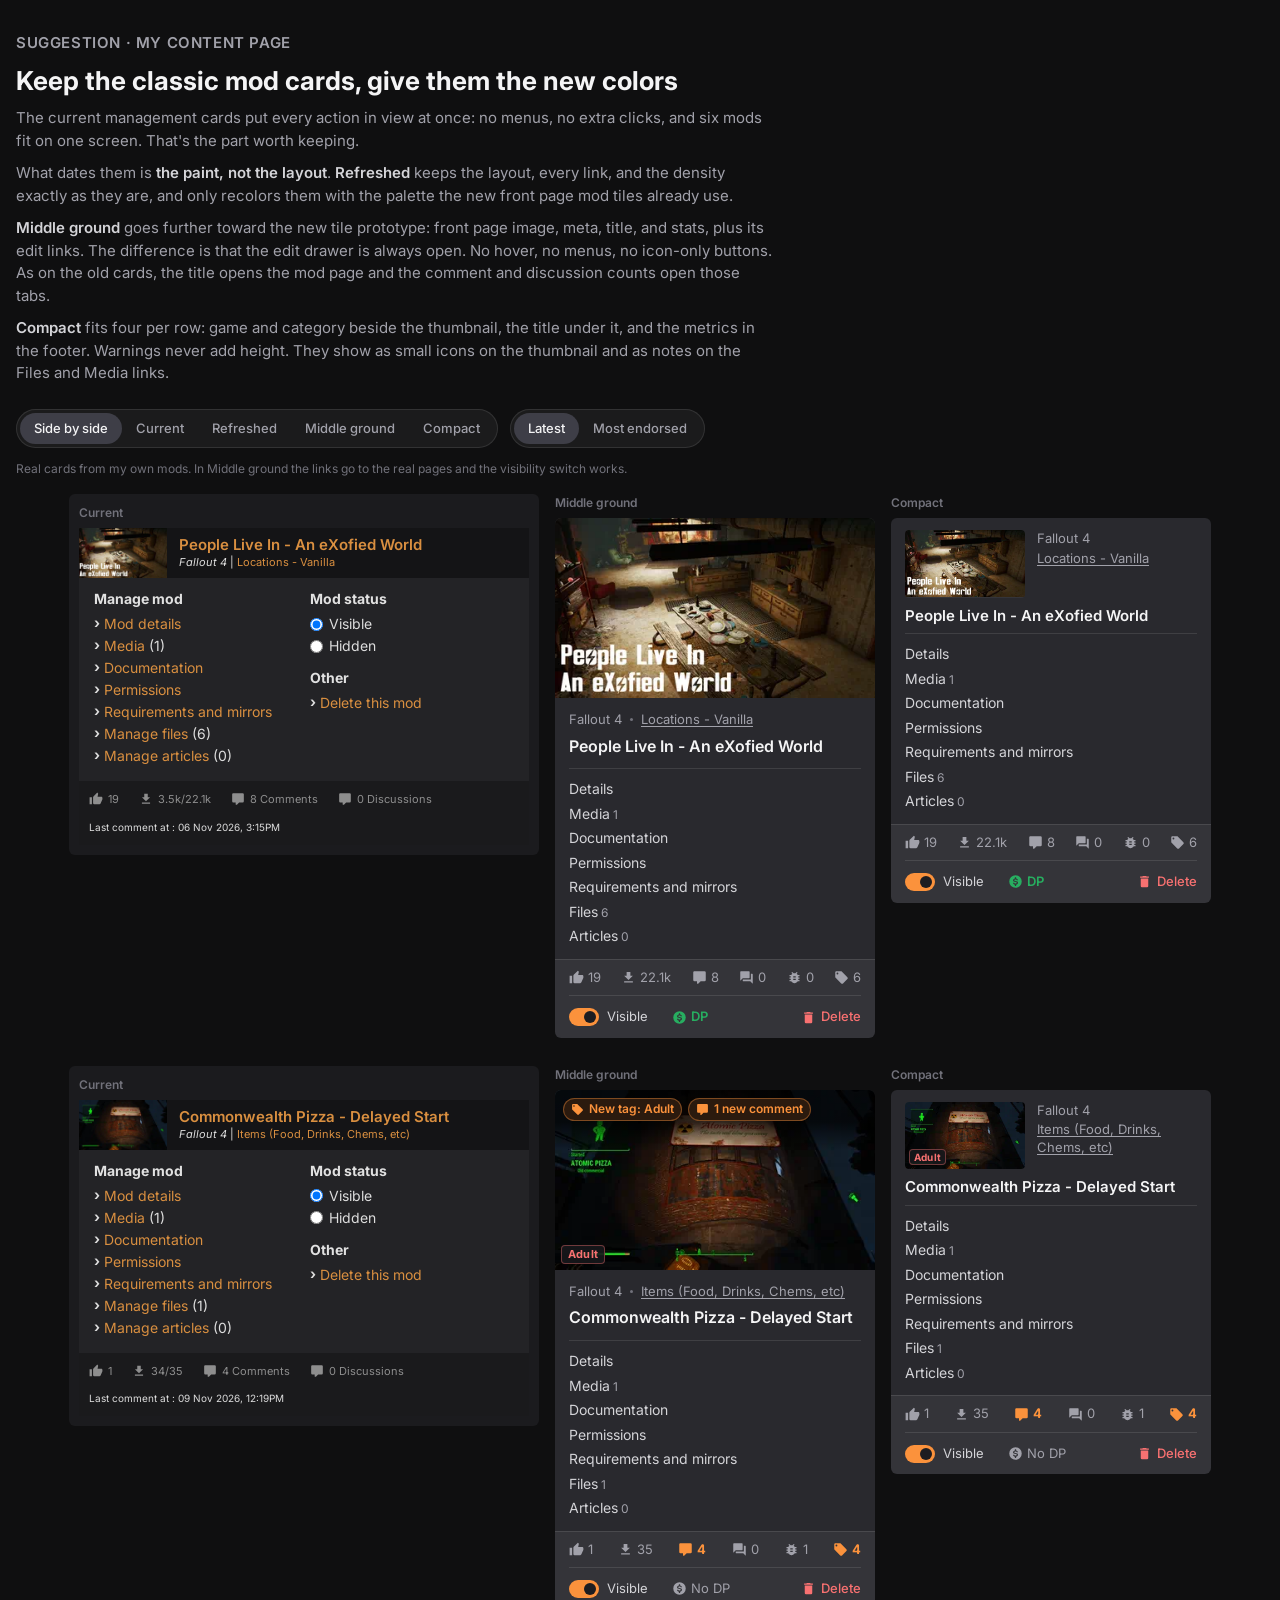
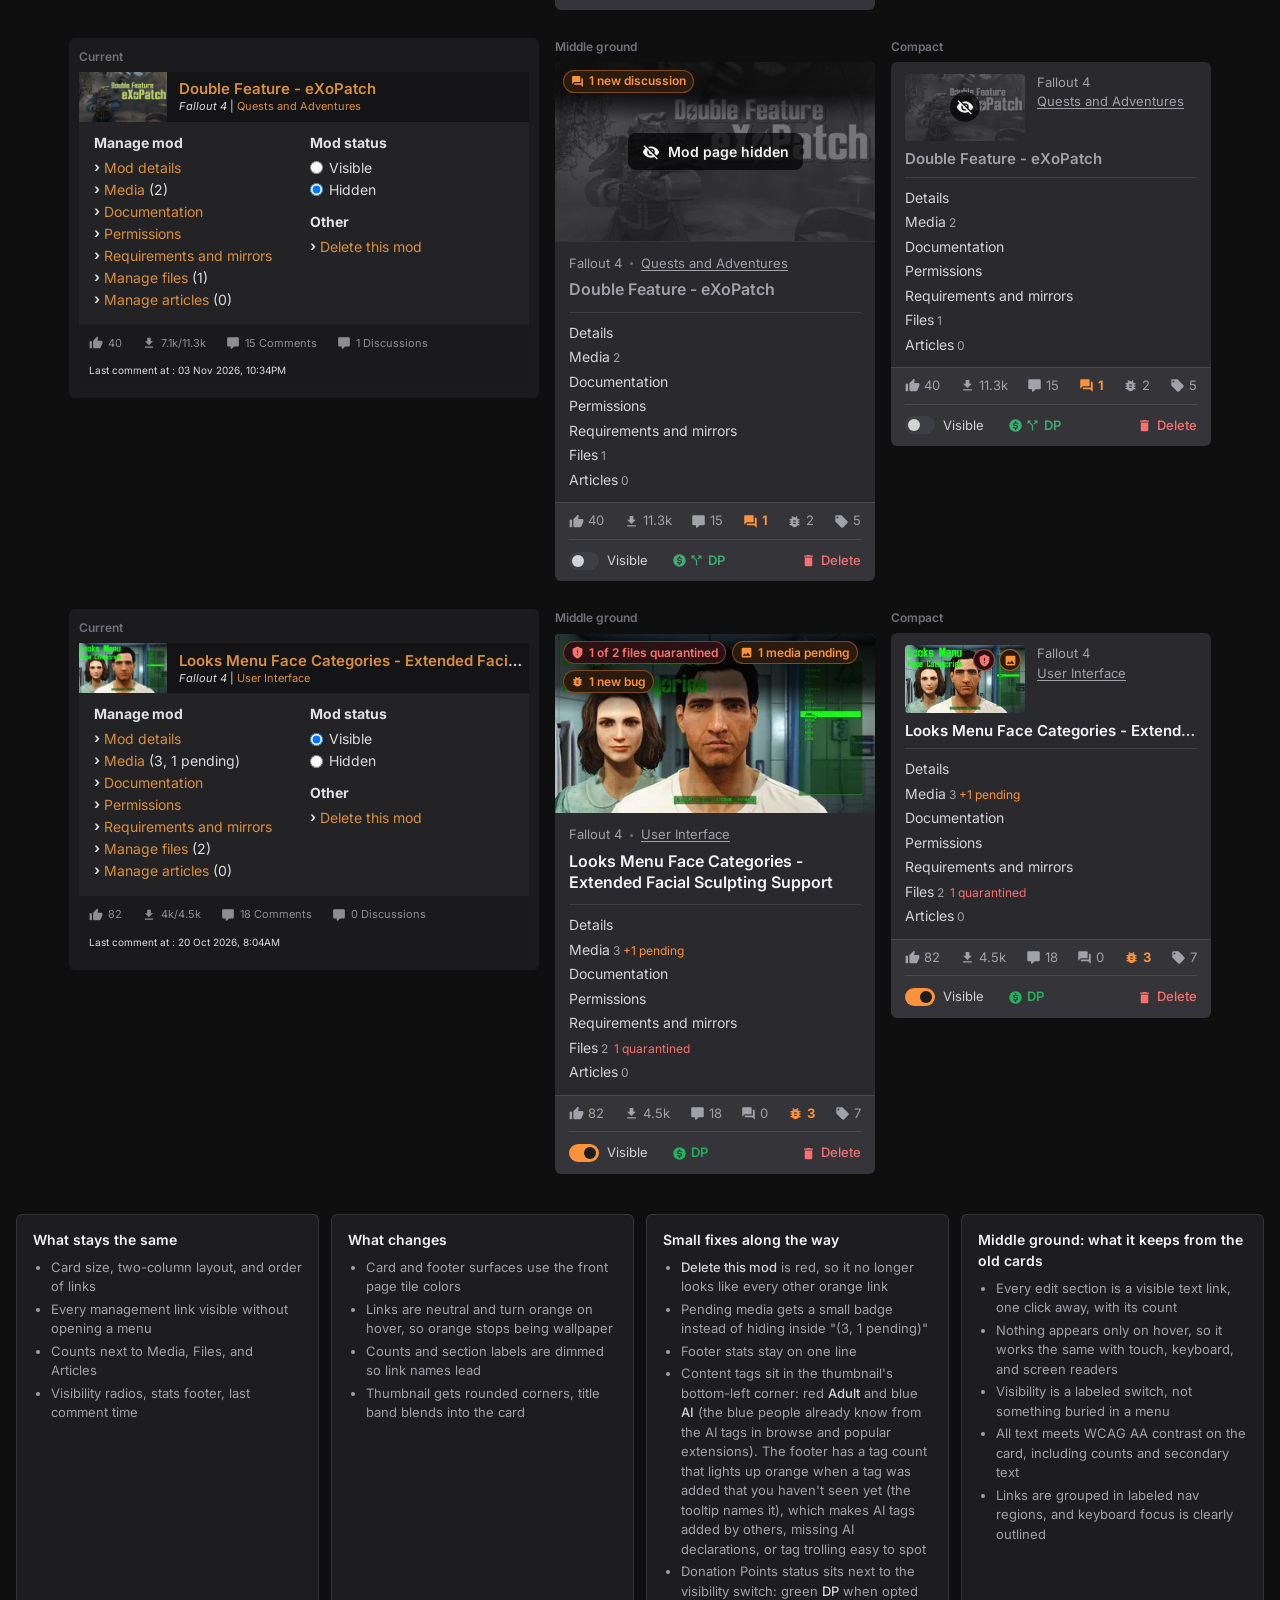
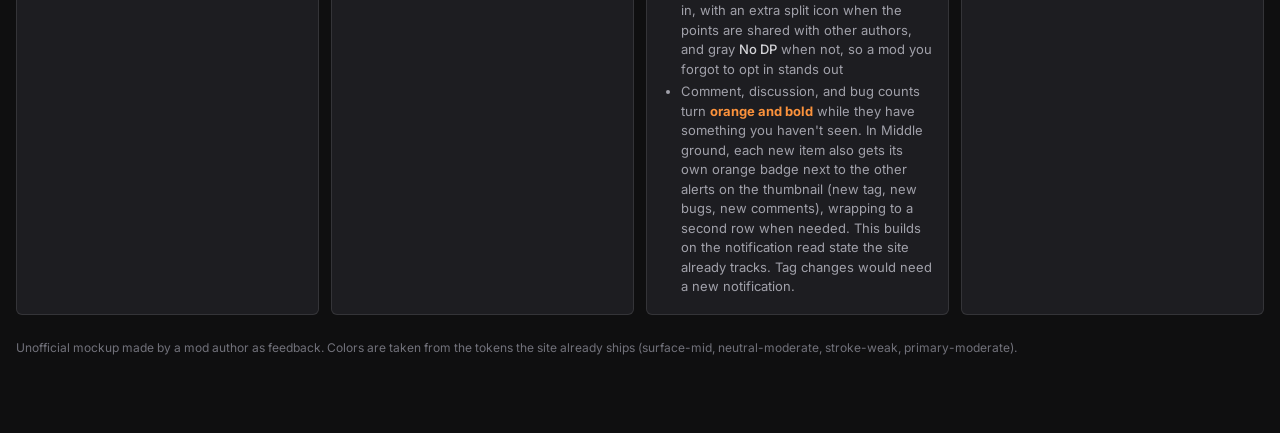
<file: index.html>
<!doctype html>
<html lang="en">
<head>
<meta charset="utf-8">
<meta name="viewport" content="width=device-width, initial-scale=1">
<title>My Content cards refresh</title>
<link rel="preconnect" href="https://fonts.googleapis.com">
<link href="https://fonts.googleapis.com/css2?family=Inter:wght@400;500;600;700&display=swap" rel="stylesheet">
<style>
:root{
  --zinc-100:#f4f4f5;--zinc-300:#d4d4d8;--zinc-400:#a1a1aa;--zinc-500:#71717a;--zinc-700:#3e3e47;
  --zinc-800:#29292e;--zinc-900:#1d1d21;--zinc-950:#0f0f10;
  --orange:#fb923c;--old-orange:#d98f40;--danger:#f87171;
  --stroke-weak:#ffffff1a;--stroke-subdued:#ffffff33;
}
*{box-sizing:border-box}
html,body{margin:0}
body{background:var(--zinc-950);color:var(--zinc-300);font:14px/1.5 Inter,system-ui,sans-serif;-webkit-font-smoothing:antialiased}
.wrap{max-width:1360px;margin:0 auto;padding:32px 16px 64px}

/* ---------- intro ---------- */
.intro{max-width:760px;margin-bottom:24px}
.eyebrow{font-size:12px;font-weight:600;color:var(--orange);letter-spacing:.04em;text-transform:uppercase;margin:0 0 6px}
h1{font-size:26px;line-height:1.25;font-weight:700;color:var(--zinc-100);margin:0 0 10px}
.intro p{margin:0 0 10px;color:var(--zinc-400);font-size:15px}
.intro strong{color:var(--zinc-300);font-weight:600}

/* ---------- toggle ---------- */
.bar{display:flex;flex-wrap:wrap;align-items:center;gap:12px;margin:24px 0 16px}
.seg{display:inline-flex;background:#ffffff0d;border:1px solid var(--stroke-weak);border-radius:999px;padding:3px}
.seg button{font:inherit;font-size:13px;font-weight:500;color:var(--zinc-400);background:none;border:0;border-radius:999px;padding:6px 14px;cursor:pointer}
.seg button:hover{color:var(--zinc-100)}
.seg button[aria-pressed="true"]{background:var(--zinc-700);color:var(--zinc-100)}
.hint{font-size:12px;color:var(--zinc-500)}

/* ---------- grid ---------- */
.grid{display:grid;grid-template-columns:repeat(auto-fill,minmax(min(100%,380px),1fr));gap:15px;padding:16px;border-radius:6px}
.grid.old{background:#1b1b1e}
.grid.new{background:var(--zinc-950);padding-left:0;padding-right:0}
.compare{display:grid;gap:28px}
.pair{display:grid;grid-template-columns:repeat(auto-fit,minmax(min(100%,380px),1fr));gap:16px}
.pair .label{font-size:12px;font-weight:600;color:var(--zinc-500);margin:0 0 6px}
.pair .col.old-bg{background:#1b1b1e;padding:10px;border-radius:6px}

/* ---------- shared card skeleton ---------- */
.card{display:flex;flex-direction:column;min-width:0}
.head{display:flex;align-items:center;gap:10px}
.head img{width:88px;height:50px;object-fit:cover;flex:none;display:block}
.ttl{min-width:0}
.ttl h3{margin:0;white-space:nowrap;overflow:hidden;text-overflow:ellipsis}
.ttl a{text-decoration:none}
.body{display:grid;grid-template-columns:1fr 1fr;gap:0 12px;flex:1}
.body h4{margin:0}
.body ul{list-style:none;margin:0;padding:0}
.radio{display:flex;align-items:center;gap:6px}
.radio input{margin:0}
.stats{display:flex;flex-wrap:wrap;align-items:center}
.stats span{display:inline-flex;align-items:center;gap:5px;white-space:nowrap}
.stats svg{width:14px;height:14px;fill:currentColor;flex:none}
a{cursor:pointer}

/* ---------- CURRENT (as live today) ---------- */
.old .card{background:#232326}
.old .head{background:#141416;height:50px;gap:12px}
.old .ttl h3{font-size:15px;font-weight:600;line-height:19px}
.old .ttl h3 a{color:var(--old-orange)}
.old .cat{font-size:11px;color:#ddd}
.old .cat i{font-size:11px}
.old .cat a{color:var(--old-orange)}
.old .body{padding:10px 15px 14px}
.old .body h4{font-size:14px;font-weight:700;color:#e1e1e1;margin-bottom:4px}
.old .body li{font-size:14px;line-height:22px;color:#ddd;padding-left:10px;position:relative}
.old .links li::before{content:"›";position:absolute;left:0;top:-1px;color:#ddd;font-weight:700}
.old .body li a{color:var(--old-orange)}
.old .radio{padding-left:0!important}
.old .radio label{color:#ddd}
.old .other{margin-top:10px}
.old .pending-tag,.old .pending-new{display:none}
.old .foot{background:#1a1a1c;padding:10px;font-size:11px;color:#8e8e8e;margin-top:auto}
.old .stats{gap:6px 20px}
.old .stats a{color:#8e8e8e;text-decoration:none}
.old .last{display:block;margin-top:12px;font-size:10px;color:#ddd}

/* ---------- REFRESHED ---------- */
.new .card{background:var(--zinc-800);border-radius:4px;overflow:hidden}
.new .head{padding:12px 12px 10px;border-bottom:1px solid var(--stroke-weak);gap:12px}
.new .head img{border-radius:4px;background:#ffffff0d}
.new .ttl h3{font-size:15px;font-weight:600;line-height:1.3;margin-bottom:3px}
.new .ttl h3 a{color:var(--zinc-100)}
.new .ttl h3 a:hover{color:var(--orange)}
.new .cat{font-size:12px;color:var(--zinc-400)}
.new .cat i{font-style:normal}
.new .cat a{color:var(--zinc-400);text-decoration:none}
.new .cat a:hover{color:var(--zinc-300);text-decoration:underline}
.new .body{padding:12px 12px 14px}
.new .body h4{font-size:12px;font-weight:600;letter-spacing:.02em;color:var(--zinc-400);margin-bottom:6px}
.new .body li{font-size:13px;line-height:1.75;color:var(--zinc-400)}
.new .body li a{color:var(--zinc-300);text-decoration:none}
.new .body li a:hover{color:var(--orange);text-decoration:underline;text-underline-offset:2px}
.new .radio input{accent-color:var(--orange)}
.new .radio label{color:var(--zinc-300);font-size:13px}
.new .radio input:not(:checked)+label{color:var(--zinc-400)}
.new .other{margin-top:14px}
.new a.delete{color:var(--danger)!important}
.new a.delete:hover{color:#fca5a5!important;text-decoration:underline!important;text-underline-offset:2px}
.new .pending-tag{display:inline-block;margin-left:6px;font-size:11px;font-weight:500;line-height:1;padding:3px 6px;border-radius:999px;background:#fb923c26;color:var(--orange);vertical-align:1px}
.new .pending-src{display:none}
.new .foot{background:#ffffff0d;border-top:1px solid var(--stroke-weak);padding:8px 12px;font-size:12px;color:var(--zinc-400);margin-top:auto}
.new .stats{gap:4px 14px}
.new .stats svg{fill:var(--zinc-400)}
.new .stats a{color:var(--zinc-400);text-decoration:none}
.new .stats a:hover{color:var(--zinc-300);text-decoration:underline}
.new .last{display:block;margin-top:6px;font-size:11px;color:var(--zinc-400)}

/* ---------- MIDDLE GROUND (prototype direction, nothing hidden) ---------- */
.hy{display:flex;flex-direction:column;background:var(--zinc-800);border-radius:6px;overflow:hidden;min-width:0}
.hy .shot{position:relative;aspect-ratio:16/9;background:#ffffff0d;overflow:hidden}
.hy .shot img{width:100%;height:100%;object-fit:contain;display:block;transition:opacity .2s,filter .2s}
.hy.is-hidden .shot img{opacity:.45;filter:grayscale(1)}
.hy.is-hidden h3 a{color:var(--zinc-400)}
.hy .tags{position:absolute;left:6px;bottom:6px;z-index:1;display:flex;gap:4px}
.hy .tag{font-size:11px;font-weight:700;line-height:1;letter-spacing:.02em;padding:4px 7px;border-radius:4px;color:#fff}
.hy .tag.adult{background:#18181be6;color:#f87171;box-shadow:inset 0 0 0 1px #f8717166}
.hy .tag.ai{background:rgb(98,191,248);color:rgb(12,42,61)}
.hy .tag.plus{background:var(--orange);color:#1d1d21}
.hy .cpfoot .st a.new,.hy .cpfoot .st a.new svg{color:var(--orange);fill:var(--orange);font-weight:700}
.hy .cpfoot .st a.new:hover,.hy .cpfoot .st a.new:hover svg{color:#fdba74;fill:#fdba74}
.cp .tags{left:4px;bottom:4px;gap:3px}
.cp .tag{font-size:10px;padding:3px 5px}
.hy .dp{display:inline-flex;align-items:center;gap:4px;margin-left:14px;font-size:13px;font-weight:600;color:#27ae60;white-space:nowrap}
.hy .dp svg{width:15px;height:15px;fill:currentColor}
.hy .dp svg + svg{margin-left:-2px}
.hy .dp.split{color:color-mix(in srgb,#27ae60 80%,#a1a1aa)}
.hy .dp.none{color:var(--zinc-400);font-weight:400}
.hy .cprow{justify-content:flex-start}
.hy .cpfoot .st{justify-content:space-between}
.hy .cprow .del{margin-left:auto}
.hy .hidmark{display:none;position:absolute;inset:0;align-items:center;justify-content:center;pointer-events:none}
.hy.is-hidden .hidmark{display:flex}
.hy .hidmark span{display:inline-flex;align-items:center;gap:8px;padding:8px 14px;border-radius:8px;background:#000000b3;color:var(--zinc-100);font-size:14px;font-weight:600}
.hy .hidmark svg{width:18px;height:18px;fill:currentColor}
.hy .badges{position:absolute;left:0;right:0;top:0;min-height:60px;padding:8px 8px 20px;display:flex;align-items:flex-start;align-content:flex-start;gap:6px;flex-wrap:wrap;background:linear-gradient(to bottom,#000000b3 0%,#000000b3 calc(100% - 28px),#00000000 100%);pointer-events:none}
.hy .badges a.badge{pointer-events:auto;text-decoration:none}
.hy .badges a.badge.warn:hover{background:#3a2412}
.hy .badge{font-size:12px;font-weight:600;line-height:1;padding:5px 8px;border-radius:999px;background:#000000cc;color:var(--zinc-100);display:inline-flex;align-items:center;gap:5px}
.hy .badge.warn{background:#2b1a0e;color:var(--orange);box-shadow:inset 0 0 0 1px #fb923c66}
.hy .badge svg{width:13px;height:13px;fill:currentColor}
.hy .badge.bad{background:#2a1213;color:var(--danger);box-shadow:inset 0 0 0 1px #f8717166;pointer-events:auto;text-decoration:none}
.hy .badge.bad:hover{background:#3a1718}
.hy .acts .quar{color:var(--danger);font-size:12px;margin-left:6px}
.hy .info{padding:12px 14px 10px}
.hy .meta{font-size:13px;color:var(--zinc-400);display:flex;flex-wrap:wrap;align-items:center;gap:4px 8px}
.hy .meta a{color:var(--zinc-400);text-decoration:underline;text-underline-offset:2px}
.hy .meta a:hover{color:var(--zinc-100)}
.hy .dot{width:3px;height:3px;border-radius:50%;background:var(--zinc-500);flex:none}
.hy h3{margin:6px 0 8px;font-size:16px;line-height:1.3;font-weight:600}
.hy h3 a{color:var(--zinc-100);text-decoration:none}
.hy h3 a:hover{text-decoration:underline;text-underline-offset:3px}
.hy .st{display:flex;flex-wrap:wrap;align-items:center;gap:4px 8px;font-size:13px;color:var(--zinc-400)}
.hy .st span{display:inline-flex;align-items:center;gap:4px;white-space:nowrap}
.hy .st svg{width:15px;height:15px;fill:var(--zinc-400);flex:none}
.hy .acts{margin:0 14px;padding:8px 0 10px;border-top:1px solid var(--stroke-weak)}
.hy .acts nav{display:flex;flex-direction:column;align-items:flex-start;font-size:14px;line-height:1.75}
.hy .st a{display:inline-flex;align-items:center;gap:4px;color:var(--zinc-400);text-decoration:none}
.hy .st a:hover{color:var(--zinc-100);text-decoration:underline;text-underline-offset:2px}
.hy .st a:hover svg{fill:var(--zinc-100)}
.hy .acts a{color:var(--zinc-300);text-decoration:none;white-space:nowrap}
.hy .acts a:hover{color:var(--orange);text-decoration:underline;text-underline-offset:2px}
.hy .acts .n{color:var(--zinc-400);font-size:12px;margin-left:3px}
.hy .acts .pend{color:var(--orange);font-size:12px;margin-left:3px}
.hy .bottom{margin-top:auto;display:flex;align-items:center;justify-content:space-between;gap:12px;padding:8px 14px;background:#ffffff0d;border-top:1px solid var(--stroke-weak);font-size:13px}
.hy .sw{display:inline-flex;align-items:center;gap:8px;background:none;border:0;padding:2px 0;font:inherit;color:var(--zinc-300);cursor:pointer}
.hy .sw .trk{width:30px;height:18px;border-radius:999px;background:var(--zinc-700);position:relative;transition:background .15s;flex:none}
.hy .sw .trk::after{content:"";position:absolute;top:3px;left:3px;width:12px;height:12px;border-radius:50%;background:var(--zinc-300);transition:transform .15s}
.hy .sw[aria-checked="true"] .trk{background:var(--orange)}
.hy .sw[aria-checked="true"] .trk::after{transform:translateX(12px);background:#1d1d21}
.hy .last{color:var(--zinc-400);font-size:12px;margin-left:auto}
.hy .del{display:inline-flex;align-items:center;gap:5px;background:none;border:0;border-radius:4px;padding:3px 8px;margin-right:-8px;font:inherit;font-size:13px;font-weight:500;color:var(--danger);cursor:pointer}
.hy .del svg{width:15px;height:15px;fill:currentColor}
.hy .del:hover{background:#f8717126;color:#fca5a5}
.grid.hyg{background:var(--zinc-950);padding-left:0;padding-right:0;grid-template-columns:repeat(auto-fill,minmax(min(100%,260px),1fr))}
.pair.three{grid-template-columns:repeat(auto-fit,minmax(min(100%,300px),1fr));align-items:start}

/* ---------- COMPACT, formerly Stacked (title under thumbnail, flags on thumbnail, metrics in footer) ---------- */
.sk .skhead{display:flex;gap:12px;padding:12px 14px 8px}
.sk .shot{position:relative}
.sk .side{display:flex;flex-direction:column;min-width:0;flex:1;font-size:13px;color:var(--zinc-400);line-height:1.35}
.sk .skcat{color:var(--zinc-400);text-decoration:underline;text-underline-offset:2px;display:-webkit-box;-webkit-line-clamp:2;-webkit-box-orient:vertical;overflow:hidden;margin-top:2px}
.sk .skcat:hover{color:var(--zinc-100)}
.sk .flags{position:absolute;top:4px;right:4px;display:flex;gap:4px}
.sk .flag{width:22px;height:22px;border-radius:50%;display:grid;place-items:center}
.sk .flag svg{width:13px;height:13px;fill:currentColor}
.sk .flag.bad{background:#2a1213;color:var(--danger);box-shadow:inset 0 0 0 1px #f8717199}
.sk .flag.warn{background:#2b1a0e;color:var(--orange);box-shadow:inset 0 0 0 1px #fb923c99}
.cp.sk h3{margin:0 14px 8px;font-size:15px;line-height:1.3;white-space:nowrap;overflow:hidden;text-overflow:ellipsis;display:block}
@media (min-width:1100px){.pair.three{grid-template-columns:minmax(0,470px) minmax(0,320px) minmax(0,320px);justify-content:center}}

/* ---------- COMPACT (small thumbnail, metrics in the footer) ---------- */
.cp .cphead{display:flex;align-items:flex-start;gap:12px;padding:12px 14px 10px}
.cp .shot{display:block;width:120px;flex:none;border-radius:4px}
.cp .hidmark span{padding:6px;border-radius:50%}
.cp .hidmark svg{width:18px;height:18px}
.cp .cpttl{min-width:0;flex:1}
.cp .meta{flex-wrap:nowrap;white-space:nowrap;min-width:0}
.cp .meta a{overflow:hidden;text-overflow:ellipsis;min-width:0}
.cp h3{margin:4px 0 0;font-size:15px;display:-webkit-box;-webkit-line-clamp:3;-webkit-box-orient:vertical;overflow:hidden}
.cp .alerts{display:flex;flex-wrap:wrap;gap:6px;padding:0 14px}
.cp .alerts > *{margin-bottom:10px}
.cp .badge.hidc{display:none;background:#ffffff1a}
.cp.is-hidden .badge.hidc{display:inline-flex}
.hy .cpfoot{margin-top:auto;background:#ffffff0d;border-top:1px solid var(--stroke-weak);padding:8px 14px}
.hy .cprow{display:flex;align-items:center;justify-content:space-between;gap:10px;margin-top:8px;padding-top:8px;border-top:1px solid var(--stroke-weak);font-size:13px}
.hy .cprow .last{display:inline-flex;align-items:center;gap:4px;margin-left:0;color:var(--zinc-400);font-size:12px;text-decoration:none;white-space:nowrap}
.hy .cprow .last svg{width:13px;height:13px;fill:currentColor}
.hy .cprow .last:hover{color:var(--zinc-100);text-decoration:underline;text-underline-offset:2px}
.hy .info{padding-bottom:4px}
:where(a,button,input):focus-visible{outline:2px solid var(--orange);outline-offset:2px;border-radius:3px}

/* ---------- notes ---------- */
.notes{margin-top:40px;display:grid;grid-template-columns:repeat(auto-fit,minmax(min(100%,300px),1fr));gap:12px}
.note{background:var(--zinc-900);border:1px solid var(--stroke-weak);border-radius:6px;padding:14px 16px}
.note h2{font-size:14px;font-weight:600;color:var(--zinc-100);margin:0 0 8px}
.note ul{margin:0;padding-left:18px;color:var(--zinc-400);font-size:13px}
.note li{margin:3px 0}
.small{margin-top:24px;font-size:12px;color:var(--zinc-500)}
[hidden]{display:none!important}
.sr-only{position:absolute;width:1px;height:1px;padding:0;margin:-1px;overflow:hidden;clip:rect(0,0,0,0);white-space:nowrap;border:0}
@media (max-width:420px){.body{grid-template-columns:1fr}.body>div+div{margin-top:12px}}
</style>
</head>
<body>
<div class="wrap">

  <header class="intro">
    <p class="eyebrow">Suggestion · My Content page</p>
    <h1>Keep the classic mod cards, give them the new colors</h1>
    <p>The current management cards put every action in view at once: no menus, no extra clicks, and six mods fit on one screen. That's the part worth keeping.</p>
    <p>What dates them is <strong>the paint, not the layout</strong>. <strong>Refreshed</strong> keeps the layout, every link, and the density exactly as they are, and only recolors them with the palette the new front page mod tiles already use.</p>
    <p><strong>Middle ground</strong> goes further toward the new tile prototype: front page image, meta, title, and stats, plus its edit links. The difference is that the edit drawer is always open. No hover, no menus, no icon-only buttons. As on the old cards, the title opens the mod page and the comment and discussion counts open those tabs.</p>
    <p><strong>Compact</strong> fits four per row: game and category beside the thumbnail, the title under it, and the metrics in the footer. Warnings never add height. They show as small icons on the thumbnail and as notes on the Files and Media links.</p>
  </header>

  <div class="bar">
    <div class="seg" role="group" aria-label="View" data-kind="view">
      <button type="button" data-view="compare" aria-pressed="true">Side by side</button>
      <button type="button" data-view="old" aria-pressed="false">Current</button>
      <button type="button" data-view="new" aria-pressed="false">Refreshed</button>
      <button type="button" data-view="hy" aria-pressed="false">Middle ground</button>
      <button type="button" data-view="sk" aria-pressed="false">Compact</button>
    </div>
    <div class="seg" role="group" aria-label="Which mods" data-kind="set">
      <button type="button" data-set="latest" aria-pressed="true">Latest</button>
      <button type="button" data-set="endorsed" aria-pressed="false">Most endorsed</button>
    </div>
    <span class="hint">Real cards from my own mods. In Middle ground the links go to the real pages and the visibility switch works.</span>
  </div>

  <section id="v-compare" class="compare"></section>
  <section id="v-hy" class="grid hyg" hidden></section>
  <section id="v-sk" class="grid hyg" hidden></section>
  <section id="v-new" class="grid new" hidden></section>
  <section id="v-old" class="grid old" hidden></section>

  <section class="notes">
    <div class="note">
      <h2>What stays the same</h2>
      <ul>
        <li>Card size, two-column layout, and order of links</li>
        <li>Every management link visible without opening a menu</li>
        <li>Counts next to Media, Files, and Articles</li>
        <li>Visibility radios, stats footer, last comment time</li>
      </ul>
    </div>
    <div class="note">
      <h2>What changes</h2>
      <ul>
        <li>Card and footer surfaces use the front page tile colors</li>
        <li>Links are neutral and turn orange on hover, so orange stops being wallpaper</li>
        <li>Counts and section labels are dimmed so link names lead</li>
        <li>Thumbnail gets rounded corners, title band blends into the card</li>
      </ul>
    </div>
    <div class="note">
      <h2>Small fixes along the way</h2>
      <ul>
        <li><strong style="color:var(--zinc-300);font-weight:500">Delete this mod</strong> is red, so it no longer looks like every other orange link</li>
        <li>Pending media gets a small badge instead of hiding inside "(3, 1 pending)"</li>
        <li>Footer stats stay on one line</li>
        <li>Content tags sit in the thumbnail's bottom-left corner: red <strong style="color:var(--zinc-300);font-weight:500">Adult</strong> and blue <strong style="color:var(--zinc-300);font-weight:500">AI</strong> (the blue people already know from the AI tags in browse and popular extensions). The footer has a tag count that lights up orange when a tag was added that you haven't seen yet (the tooltip names it), which makes AI tags added by others, missing AI declarations, or tag trolling easy to spot</li>
        <li>Donation Points status sits next to the visibility switch: green <strong style="color:var(--zinc-300);font-weight:500">DP</strong> when opted in, with an extra split icon when the points are shared with other authors, and gray <strong style="color:var(--zinc-300);font-weight:500">No DP</strong> when not, so a mod you forgot to opt in stands out</li>
        <li>Comment, discussion, and bug counts turn <strong style="color:var(--orange);font-weight:700">orange and bold</strong> while they have something you haven't seen. In Middle ground, each new item also gets its own orange badge next to the other alerts on the thumbnail (new tag, new bugs, new comments), wrapping to a second row when needed. This builds on the notification read state the site already tracks. Tag changes would need a new notification.</li>
      </ul>
    </div>
    <div class="note">
      <h2>Middle ground: what it keeps from the old cards</h2>
      <ul>
        <li>Every edit section is a visible text link, one click away, with its count</li>
        <li>Nothing appears only on hover, so it works the same with touch, keyboard, and screen readers</li>
        <li>Visibility is a labeled switch, not something buried in a menu</li>
        <li>All text meets WCAG AA contrast on the card, including counts and secondary text</li>
        <li>Links are grouped in labeled nav regions, and keyboard focus is clearly outlined</li>
      </ul>
    </div>
  </section>

  <p class="small">Unofficial mockup made by a mod author as feedback. Colors are taken from the tokens the site already ships (surface-mid, neutral-moderate, stroke-weak, primary-moderate).</p>
</div>

<script>
const SETS = {"latest": [{"title": "People Live In - An eXofied World", "game": "Fallout 4", "cat": "Locations - Vanilla", "img": "assets/110757-1793380654-1114012758.png", "links": [["Mod details", ""], ["Media", "(1)"], ["Documentation", ""], ["Permissions", ""], ["Requirements and mirrors", ""], ["Manage files", "(6)"], ["Manage articles", "(0)"]], "hidden": false, "endorse": "19", "dl": "3.5k/22.1k", "comments": "8 Comments", "disc": "0 Discussions", "last": "06 Nov 2026, 3:15PM"}, {"title": "Commonwealth Pizza - Delayed Start", "game": "Fallout 4", "cat": "Items (Food, Drinks, Chems, etc)", "img": "assets/110660-1793184402-840109061.png", "links": [["Mod details", ""], ["Media", "(1)"], ["Documentation", ""], ["Permissions", ""], ["Requirements and mirrors", ""], ["Manage files", "(1)"], ["Manage articles", "(0)"]], "hidden": false, "endorse": "1", "dl": "34/35", "comments": "4 Comments", "disc": "0 Discussions", "last": "09 Nov 2026, 12:19PM"}, {"title": "Double Feature - eXoPatch", "game": "Fallout 4", "cat": "Quests and Adventures", "img": "assets/110228-1792232290-184797004.png", "links": [["Mod details", ""], ["Media", "(2)"], ["Documentation", ""], ["Permissions", ""], ["Requirements and mirrors", ""], ["Manage files", "(1)"], ["Manage articles", "(0)"]], "hidden": false, "endorse": "40", "dl": "7.1k/11.3k", "comments": "15 Comments", "disc": "0 Discussions", "last": "03 Nov 2026, 10:34PM"}, {"title": "Looks Menu Face Categories - Extended Facial Sculpting Support", "game": "Fallout 4", "cat": "User Interface", "img": "assets/109809-1791363701-1495413071.png", "links": [["Mod details", ""], ["Media", "(3, 1 pending)"], ["Documentation", ""], ["Permissions", ""], ["Requirements and mirrors", ""], ["Manage files", "(2)"], ["Manage articles", "(0)"]], "hidden": false, "endorse": "82", "dl": "4k/4.5k", "comments": "18 Comments", "disc": "0 Discussions", "last": "20 Oct 2026, 8:04AM"}, {"title": "Ammo Has Weight - in All Difficulties", "game": "Fallout 4", "cat": "Ammo", "img": "assets/109260-1789915089-2079825273.png", "links": [["Mod details", ""], ["Media", "(1)"], ["Documentation", ""], ["Permissions", ""], ["Requirements and mirrors", ""], ["Manage files", "(3)"], ["Manage articles", "(0)"]], "hidden": false, "endorse": "24", "dl": "1.5k/3.8k", "comments": "5 Comments", "disc": "0 Discussions", "last": "03 Oct 2026, 12:38PM"}, {"title": "Looks Menu Scrollbar", "game": "Fallout 4", "cat": "User Interface", "img": "assets/109190-1789769669-290286.png", "links": [["Mod details", ""], ["Media", "(1)"], ["Documentation", ""], ["Permissions", ""], ["Requirements and mirrors", ""], ["Manage files", "(6)"], ["Manage articles", "(0)"]], "hidden": false, "endorse": "156", "dl": "8.7k/12k", "comments": "32 Comments", "disc": "0 Discussions", "last": "07 Nov 2026, 10:26AM"}, {"title": "Standalone Nuka-Cola Manufacturing Workstation - eXoPatch", "game": "Fallout 4", "cat": "Quests and Adventures", "img": "assets/107032-1784185997-7521662.png", "links": [["Mod details", ""], ["Media", "(1)"], ["Documentation", ""], ["Permissions", ""], ["Requirements and mirrors", ""], ["Manage files", "(3)"], ["Manage articles", "(0)"]], "hidden": false, "endorse": "2", "dl": "30/50", "comments": "1 Comments", "disc": "0 Discussions", "last": "13 Sep 2026, 9:22AM"}, {"title": "Ketaros World - Proper Shelving", "game": "Fallout 4", "cat": "Models and Textures", "img": "assets/101625-1771492533-2001424096.jpg", "links": [["Mod details", ""], ["Media", "(2)"], ["Documentation", ""], ["Permissions", ""], ["Requirements and mirrors", ""], ["Manage files", "(4)"], ["Manage articles", "(0)"]], "hidden": false, "endorse": "45", "dl": "4.7k/15.3k", "comments": "22 Comments", "disc": "0 Discussions", "last": "27 Feb 2026, 10:27AM"}, {"title": "The Zap Gun - eXoPatch", "game": "Fallout 4", "cat": "Weapons", "img": "assets/100299-1768721923-939719891.jpg", "links": [["Mod details", ""], ["Media", "(1)"], ["Documentation", ""], ["Permissions", ""], ["Requirements and mirrors", ""], ["Manage files", "(1)"], ["Manage articles", "(0)"]], "hidden": false, "endorse": "113", "dl": "63k/103.7k", "comments": "4 Comments", "disc": "0 Discussions", "last": "15 Jul 2026, 11:10AM"}, {"title": "Sacrificial Wasteland Raider", "game": "Fallout 4", "cat": "Quests and Adventures", "img": "assets/99970-1793277954-1121458961.png", "links": [["Mod details", ""], ["Media", "(3)"], ["Documentation", ""], ["Permissions", ""], ["Requirements and mirrors", ""], ["Manage files", "(5)"], ["Manage articles", "(0)"]], "hidden": false, "endorse": "129", "dl": "64.7k/212.1k", "comments": "13 Comments", "disc": "0 Discussions", "last": "09 Nov 2026, 8:15PM"}, {"title": "Wasteland Ronin Helmet - Colorful GASI", "game": "Fallout 4", "cat": "Armour", "img": "assets/99958-1767955844-1289232627.png", "links": [["Mod details", ""], ["Media", "(5)"], ["Documentation", ""], ["Permissions", ""], ["Requirements and mirrors", ""], ["Manage files", "(1)"], ["Manage articles", "(0)"]], "hidden": false, "endorse": "72", "dl": "61.9k/101.3k", "comments": "4 Comments", "disc": "0 Discussions", "last": "09 Jan 2026, 10:33PM"}, {"title": "Misery Island - eXoPatch", "game": "Fallout 4", "cat": "Patches", "img": "assets/98817-1764615867-1923484532.jpg", "links": [["Mod details", ""], ["Media", "(1)"], ["Documentation", ""], ["Permissions", ""], ["Requirements and mirrors", ""], ["Manage files", "(1)"], ["Manage articles", "(0)"]], "hidden": false, "endorse": "232", "dl": "112.2k/184.6k", "comments": "10 Comments", "disc": "0 Discussions", "last": "13 Aug 2026, 5:43PM"}, {"title": "Player Unmasked - Remove Headwear in Dialogue", "game": "Fallout 4", "cat": "Immersion", "img": "assets/98772-1764516953-222644603.png", "links": [["Mod details", ""], ["Media", "(4)"], ["Documentation", ""], ["Permissions", ""], ["Requirements and mirrors", ""], ["Manage files", "(5)"], ["Manage articles", "(0)"]], "hidden": false, "endorse": "227", "dl": "112.6k/269.9k", "comments": "36 Comments", "disc": "0 Discussions", "last": "06 Nov 2026, 7:52PM"}, {"title": "Atom Girl Outfit - eXospanded", "game": "Fallout 4", "cat": "Armour", "img": "assets/96427-1756991121-1840193678.jpg", "links": [["Mod details", ""], ["Media", "(4)"], ["Documentation", ""], ["Permissions", ""], ["Requirements and mirrors", ""], ["Manage files", "(2)"], ["Manage articles", "(0)"]], "hidden": false, "endorse": "111", "dl": "88.4k/146.9k", "comments": "7 Comments", "disc": "0 Discussions", "last": "07 Sep 2025, 10:23PM"}, {"title": "Transmission Zeta - eXoPatch", "game": "Fallout 4", "cat": "Patches", "img": "assets/96388-1756874806-871036351.jpg", "links": [["Mod details", ""], ["Media", "(1)"], ["Documentation", ""], ["Permissions", ""], ["Requirements and mirrors", ""], ["Manage files", "(2)"], ["Manage articles", "(0)"]], "hidden": false, "endorse": "183", "dl": "90.5k/162.2k", "comments": "13 Comments", "disc": "0 Discussions", "last": "28 Apr 2026, 6:42AM"}, {"title": "eXofied Goodneighbor", "game": "Fallout 4", "cat": "Locations - Vanilla", "img": "assets/96182-1756281263-159071474.jpg", "links": [["Mod details", ""], ["Media", "(1)"], ["Documentation", ""], ["Permissions", ""], ["Requirements and mirrors", ""], ["Manage files", "(8)"], ["Manage articles", "(0)"]], "hidden": false, "endorse": "300", "dl": "96.2k/540.1k", "comments": "128 Comments", "disc": "0 Discussions", "last": "31 Oct 2026, 8:47AM"}, {"title": "Private Military Company - eXospanded", "game": "Fallout 4", "cat": "Armour", "img": "assets/94151-1748762369-1593835475.jpeg", "links": [["Mod details", ""], ["Media", "(10)"], ["Documentation", ""], ["Permissions", ""], ["Requirements and mirrors", ""], ["Manage files", "(2)"], ["Manage articles", "(0)"]], "hidden": false, "endorse": "51", "dl": "4.8k/12.5k", "comments": "7 Comments", "disc": "0 Discussions", "last": "29 Sep 2025, 12:45AM"}, {"title": "Ellen - eXoPatch", "game": "Fallout 4", "cat": "Companions", "img": "assets/93767-1747225082-239473407.jpeg", "links": [["Mod details", ""], ["Media", "(1)"], ["Documentation", ""], ["Permissions", ""], ["Requirements and mirrors", ""], ["Manage files", "(2)"], ["Manage articles", "(0)"]], "hidden": false, "endorse": "329", "dl": "105.9k/355.4k", "comments": "101 Comments", "disc": "1 Discussions", "last": "10 Aug 2026, 4:06AM"}, {"title": "Rat Runners Arsenal - eXospanded (No Munitions)", "game": "Fallout 4", "cat": "Weapons", "img": "assets/92755-1744210921-926013711.jpeg", "links": [["Mod details", ""], ["Media", "(1)"], ["Documentation", ""], ["Permissions", ""], ["Requirements and mirrors", ""], ["Manage files", "(4)"], ["Manage articles", "(0)"]], "hidden": false, "endorse": "191", "dl": "142.3k/652.8k", "comments": "33 Comments", "disc": "0 Discussions", "last": "22 Jan 2026, 6:37PM"}, {"title": "Kid in a Fridge - The Slog Peabodys (Settlers)", "game": "Fallout 4", "cat": "NPC", "img": "assets/92235-1742029200-141611402.jpeg", "links": [["Mod details", ""], ["Media", "(1)"], ["Documentation", ""], ["Permissions", ""], ["Requirements and mirrors", ""], ["Manage files", "(1)"], ["Manage articles", "(0)"]], "hidden": false, "endorse": "201", "dl": "105.6k/180.2k", "comments": "43 Comments", "disc": "0 Discussions", "last": "25 Jun 2026, 7:08PM"}], "endorsed": [{"title": "ELFX - PreVis PreCombine Patch", "game": "Fallout 4", "cat": "Patches", "img": "assets/64990-1665397327-1727248987.jpeg", "links": [["Mod details", ""], ["Media", "(13)"], ["Documentation", ""], ["Permissions", ""], ["Requirements and mirrors", ""], ["Manage files", "(20)"], ["Manage articles", "(0)"]], "hidden": false, "endorse": "2.5k", "dl": "287.3k/3.4M", "comments": "587 Comments", "disc": "0 Discussions", "last": "15 Oct 2026, 3:43PM"}, {"title": "Diamond City Expansion - eXoPatch", "game": "Fallout 4", "cat": "Locations - Vanilla", "img": "assets/66724-1670319031-1335527265.jpeg", "links": [["Mod details", ""], ["Media", "(2)"], ["Documentation", ""], ["Permissions", ""], ["Requirements and mirrors", ""], ["Manage files", "(9)"], ["Manage articles", "(0)"]], "hidden": false, "endorse": "2.2k", "dl": "298.2k/1.1M", "comments": "376 Comments", "disc": "0 Discussions", "last": "04 Nov 2026, 5:52PM"}, {"title": "See Through Scopes - Night Vision", "game": "Fallout 4", "cat": "Weapons", "img": "assets/62775-1659248548-986267792.png", "links": [["Mod details", ""], ["Media", "(3)"], ["Documentation", ""], ["Permissions", ""], ["Requirements and mirrors", ""], ["Manage files", "(8)"], ["Manage articles", "(0)"]], "hidden": false, "endorse": "1.9k", "dl": "347.4k/1.7M", "comments": "53 Comments", "disc": "0 Discussions", "last": "23 Mar 2026, 10:39PM"}, {"title": "Wall Mounted Magazine Shelf", "game": "Fallout 4", "cat": "Collectibles, Treasure Hunts, and Puzzles", "img": "assets/67261-1672125359-1856185450.jpeg", "links": [["Mod details", ""], ["Media", "(7, 2 pending)"], ["Documentation", ""], ["Permissions", ""], ["Requirements and mirrors", ""], ["Manage files", "(1)"], ["Manage articles", "(0)"]], "hidden": false, "endorse": "1.7k", "dl": "226.3k/437k", "comments": "57 Comments", "disc": "0 Discussions", "last": "22 Jan 2025, 4:43AM"}, {"title": "Fourville - eXoPatch", "game": "Fallout 4", "cat": "Patches", "img": "assets/61080-1654586194-861091666.jpeg", "links": [["Mod details", ""], ["Media", "(2, 3 pending)"], ["Documentation", ""], ["Permissions", ""], ["Requirements and mirrors", ""], ["Manage files", "(8)"], ["Manage articles", "(0)"]], "hidden": false, "endorse": "1.6k", "dl": "333.5k/1.8M", "comments": "188 Comments", "disc": "0 Discussions", "last": "21 Jun 2026, 9:48PM"}, {"title": "Legendary Rearmed", "game": "Fallout 4", "cat": "Crafting - Equipment", "img": "assets/61287-1655108747-976993063.png", "links": [["Mod details", ""], ["Media", "(3)"], ["Documentation", ""], ["Permissions", ""], ["Requirements and mirrors", ""], ["Manage files", "(15)"], ["Manage articles", "(0)"]], "hidden": false, "endorse": "1.6k", "dl": "260.9k/2.3M", "comments": "240 Comments", "disc": "0 Discussions", "last": "29 Aug 2026, 5:06AM"}, {"title": "Lootable Cars - Exiguous", "game": "Fallout 4", "cat": "Vehicles", "img": "assets/63025-1659895035-1158895091.jpeg", "links": [["Mod details", ""], ["Media", "(2)"], ["Documentation", ""], ["Permissions", ""], ["Requirements and mirrors", ""], ["Manage files", "(6)"], ["Manage articles", "(0)"]], "hidden": false, "endorse": "1.4k", "dl": "265.2k/1M", "comments": "82 Comments", "disc": "0 Discussions", "last": "25 Jul 2026, 1:07PM"}, {"title": "FGEP - A Legendary Addition", "game": "Fallout 4", "cat": "Creatures", "img": "assets/62184-1657815376-4510234.jpeg", "links": [["Mod details", ""], ["Media", "(1)"], ["Documentation", ""], ["Permissions", ""], ["Requirements and mirrors", ""], ["Manage files", "(8)"], ["Manage articles", "(0)"]], "hidden": false, "endorse": "1.4k", "dl": "275k/877.9k", "comments": "51 Comments", "disc": "0 Discussions", "last": "13 May 2026, 3:36AM"}, {"title": "Lootable Ketaros Treasures", "game": "Fallout 4", "cat": "Collectibles, Treasure Hunts, and Puzzles", "img": "assets/66857-1670750101-1957300110.jpeg", "links": [["Mod details", ""], ["Media", "(1)"], ["Documentation", ""], ["Permissions", ""], ["Requirements and mirrors", ""], ["Manage files", "(5)"], ["Manage articles", "(0)"]], "hidden": false, "endorse": "1.3k", "dl": "251.1k/1.1M", "comments": "100 Comments", "disc": "0 Discussions", "last": "12 Oct 2025, 12:28PM"}, {"title": "Tales from the Commonwealth - eXoPatch", "game": "Fallout 4", "cat": "Patches", "img": "assets/72111-1686653455-383104918.jpeg", "links": [["Mod details", ""], ["Media", "(2)"], ["Documentation", ""], ["Permissions", ""], ["Requirements and mirrors", ""], ["Manage files", "(7)"], ["Manage articles", "(0)"]], "hidden": false, "endorse": "1.3k", "dl": "298.2k/1.8M", "comments": "123 Comments", "disc": "0 Discussions", "last": "30 Jul 2026, 1:25AM"}, {"title": "Keeper of the Commonwealth Radiants", "game": "Fallout 4", "cat": "Patches", "img": "assets/79369-1709796136-1926921343.png", "links": [["Mod details", ""], ["Media", "(1)"], ["Documentation", ""], ["Permissions", ""], ["Requirements and mirrors", ""], ["Manage files", "(2)"], ["Manage articles", "(0)"]], "hidden": false, "endorse": "1.2k", "dl": "195.8k/360.8k", "comments": "109 Comments", "disc": "0 Discussions", "last": "07 Oct 2026, 2:13AM"}, {"title": "Ketaros Treasures - Board Games Shelf", "game": "Fallout 4", "cat": "Collectibles, Treasure Hunts, and Puzzles", "img": "assets/66657-1670072478-1882715378.jpeg", "links": [["Mod details", ""], ["Media", "(3, 1 pending)"], ["Documentation", ""], ["Permissions", ""], ["Requirements and mirrors", ""], ["Manage files", "(1)"], ["Manage articles", "(0)"]], "hidden": false, "endorse": "1.1k", "dl": "225.1k/442.9k", "comments": "76 Comments", "disc": "0 Discussions", "last": "20 Nov 2024, 2:26PM"}, {"title": "A StoryWealth - Assorted Patches", "game": "Fallout 4", "cat": "Patches", "img": "assets/60927-1739707061-1673902678.jpeg", "links": [["Mod details", ""], ["Media", "(1)"], ["Documentation", ""], ["Permissions", ""], ["Requirements and mirrors", ""], ["Manage files", "(51)"], ["Manage articles", "(1)"]], "hidden": false, "endorse": "1.1k", "dl": "239.5k/11.6M", "comments": "46 Comments", "disc": "0 Discussions", "last": "08 Dec 2024, 1:59AM"}, {"title": "Tales from the Commonwealth - UFO4P Patch", "game": "Fallout 4", "cat": "Patches", "img": "assets/69869-1679373873-950051105.jpeg", "links": [["Mod details", ""], ["Media", "(1)"], ["Documentation", ""], ["Permissions", ""], ["Requirements and mirrors", ""], ["Manage files", "(1)"], ["Manage articles", "(0)"]], "hidden": false, "endorse": "1.0k", "dl": "182.2k/321.4k", "comments": "30 Comments", "disc": "0 Discussions", "last": "06 Sep 2025, 4:40AM"}, {"title": "Natural Landscapes - Invisible Dirt Fix", "game": "Fallout 4", "cat": "Models and Textures", "img": "assets/71554-1684822140-1633689846.jpeg", "links": [["Mod details", ""], ["Media", "(8)"], ["Documentation", ""], ["Permissions", ""], ["Requirements and mirrors", ""], ["Manage files", "(3)"], ["Manage articles", "(0)"]], "hidden": false, "endorse": "1.0k", "dl": "271.5k/934.4k", "comments": "25 Comments", "disc": "0 Discussions", "last": "03 Aug 2026, 9:19AM"}, {"title": "America Rising 2 - eXoCompat Patches", "game": "Fallout 4", "cat": "Patches", "img": "assets/76732-1702642758-260960823.jpeg", "links": [["Mod details", ""], ["Media", "(1)"], ["Documentation", ""], ["Permissions", ""], ["Requirements and mirrors", ""], ["Manage files", "(13)"], ["Manage articles", "(0)"]], "hidden": false, "endorse": "999", "dl": "226.1k/1.3M", "comments": "117 Comments", "disc": "0 Discussions", "last": "02 Nov 2026, 7:32PM"}, {"title": "Diamond City Radio Extended - Fix Radio", "game": "Fallout 4", "cat": "Radio", "img": "assets/68027-1674312567-482567591.jpeg", "links": [["Mod details", ""], ["Media", "(1)"], ["Documentation", ""], ["Permissions", ""], ["Requirements and mirrors", ""], ["Manage files", "(1)"], ["Manage articles", "(0)"]], "hidden": true, "endorse": "998", "dl": "176.8k/319.8k", "comments": "30 Comments", "disc": "0 Discussions", "last": "06 Nov 2025, 11:22PM"}, {"title": "Ketaros Treasures - Postcard Rack", "game": "Fallout 4", "cat": "Collectibles, Treasure Hunts, and Puzzles", "img": "assets/66390-1669365390-627682244.jpeg", "links": [["Mod details", ""], ["Media", "(2)"], ["Documentation", ""], ["Permissions", ""], ["Requirements and mirrors", ""], ["Manage files", "(1)"], ["Manage articles", "(0)"]], "hidden": false, "endorse": "989", "dl": "225.4k/440.9k", "comments": "23 Comments", "disc": "0 Discussions", "last": "24 Apr 2026, 11:31PM"}, {"title": "eXofied Depravity - Fallons", "game": "Fallout 4", "cat": "Patches", "img": "assets/61767-1656589966-476064582.png", "links": [["Mod details", ""], ["Media", "(4)"], ["Documentation", ""], ["Permissions", ""], ["Requirements and mirrors", ""], ["Manage files", "(8)"], ["Manage articles", "(0)"]], "hidden": false, "endorse": "963", "dl": "207.7k/1.2M", "comments": "119 Comments", "disc": "0 Discussions", "last": "25 Oct 2026, 12:31AM"}, {"title": "(Redundant) Backpacks of the Commonwealth - eXoPatch", "game": "Fallout 4", "cat": "Patches", "img": "assets/66821-1707749646-544503464.jpeg", "links": [["Mod details", ""], ["Media", "(1)"], ["Documentation", ""], ["Permissions", ""], ["Requirements and mirrors", ""], ["Manage files", "(5)"], ["Manage articles", "(0)"]], "hidden": true, "endorse": "921", "dl": "128.7k/477.7k", "comments": "55 Comments", "disc": "0 Discussions", "last": "06 May 2024, 2:50AM"}]};
// Demo decorations below run once over every set; then the page shows one set at a time.
let CARDS = [...SETS.latest, ...(SETS.endorsed || [])];
// Demo only: show one card in its hidden state so the treatment is visible without clicking.
const DEMO_HIDDEN = 'Double Feature - eXoPatch';
CARDS.forEach(c => { if (c.title === DEMO_HIDDEN) c.hidden = true; });
// Demo only: quarantined files (not in the saved page data).
const DEMO_QUARANTINE = {'Looks Menu Scrollbar': 2, 'A StoryWealth - Assorted Patches': 1, 'Looks Menu Face Categories - Extended Facial Sculpting Support': 1};
CARDS.forEach(c => { if (DEMO_QUARANTINE[c.title]) c.quarantined = DEMO_QUARANTINE[c.title]; });
// Demo only: open bug report counts (not in the saved page data).
const DEMO_BUGS = [0, 1, 2, 3, 0, 4, 0, 1, 0, 2, 5, 1, 3, 7, 2, 4, 12, 0, 9, 6,
  14, 9, 3, 2, 11, 21, 6, 4, 8, 13, 5, 3, 7, 2, 1, 6, 0, 2, 9, 0];
CARDS.forEach((c, i) => { c.bugs = DEMO_BUGS[i] || 0; });
// Demo only: content tags.
const DEMO_ADULT = ['Commonwealth Pizza - Delayed Start'];
const DEMO_AI = ['Legendary Rearmed', 'Ammo Has Weight - in All Difficulties', 'Ketaros World - Proper Shelving'];
const DEMO_TAG_COUNTS = [6, 4, 5, 7, 5, 6, 3, 8, 4, 9, 11, 7, 10, 12, 9, 10, 14, 6, 13, 11,
  18, 16, 12, 9, 15, 21, 13, 11, 10, 17, 12, 8, 14, 7, 9, 13, 6, 8, 15, 7];
const DEMO_DP_SPLIT = ['Tales from the Commonwealth - eXoPatch', 'Double Feature - eXoPatch', 'Looks Menu Scrollbar'];
const DEMO_NO_DP = ['Commonwealth Pizza - Delayed Start', 'Standalone Nuka-Cola Manufacturing Workstation - eXoPatch'];
CARDS.forEach(c => { c.tags = [...(DEMO_ADULT.includes(c.title) ? ['adult'] : []), ...(DEMO_AI.includes(c.title) ? ['ai'] : [])]; });
// Demo only: things the author hasn't viewed yet.
CARDS.forEach((c, i) => { c.tagCount = DEMO_TAG_COUNTS[i] || 0; c.dp = DEMO_NO_DP.includes(c.title) ? false : (DEMO_DP_SPLIT.includes(c.title) ? 'split' : true); });
const DEMO_UNSEEN = {
  'ELFX - PreVis PreCombine Patch': {comments: 12, bugs: 2},
  'Legendary Rearmed': {tag: {name: 'AI', when: '5 hours ago'}},
  'Fourville - eXoPatch': {comments: 3},
  'Commonwealth Pizza - Delayed Start': {comments: 1, tag: {name: 'Adult', when: '3 hours ago'}},
  'Ammo Has Weight - in All Difficulties': {tag: {name: 'AI', when: '2 days ago'}},
  'Looks Menu Face Categories - Extended Facial Sculpting Support': {bugs: 1},
  'Looks Menu Scrollbar': {comments: 2, bugs: 1},
  'Double Feature - eXoPatch': {disc: 1}
};
CARDS.forEach(c => { c.unseen = DEMO_UNSEEN[c.title] || {}; });
if (!CARDS.some(c => c.title === 'Double Feature - eXoPatch' && parseInt(c.disc, 10) > 0)) {
  CARDS.forEach(c => { if (c.title === 'Double Feature - eXoPatch') c.disc = '1 Discussions'; });
}
let SET = 'latest';
CARDS = SETS[SET];


const ICON = {
  endorse: 'M23,10C23,8.89 22.1,8 21,8H14.68L15.64,3.43C15.66,3.33 15.67,3.22 15.67,3.11C15.67,2.7 15.5,2.32 15.23,2.05L14.17,1L7.59,7.58C7.22,7.95 7,8.45 7,9V19A2,2 0 0,0 9,21H18C18.83,21 19.54,20.5 19.84,19.78L22.86,12.73C22.95,12.5 23,12.26 23,12V10M1,21H5V9H1V21Z',
  download: 'M5,20H19V18H5M19,9H15V3H9V9H5L12,16L19,9Z',
  comment: 'M9,22A1,1 0 0,1 8,21V18H4A2,2 0 0,1 2,16V4C2,2.89 2.9,2 4,2H20A2,2 0 0,1 22,4V16A2,2 0 0,1 20,18H13.9L10.2,21.71C10,21.9 9.75,22 9.5,22H9Z'
};
const esc = s => String(s).replace(/[&<>"]/g, c => ({'&':'&amp;','<':'&lt;','>':'&gt;','"':'&quot;'}[c]));
const svg = k => `<svg viewBox="0 0 24 24" aria-hidden="true"><path d="${ICON[k]}"/></svg>`;
let uid = 0;

function linkItem([name, count]) {
  const m = /^\((\d+), (\d+) pending\)$/.exec(count || '');
  if (m) {
    return `<li><a>${esc(name)}</a> <span class="pending-src">${esc(count)}</span><span class="pending-new">(${m[1]})</span><span class="pending-tag">${m[2]} pending</span></li>`;
  }
  return `<li><a>${esc(name)}</a>${count ? ' ' + esc(count) : ''}</li>`;
}

function card(c) {
  const id = 'r' + (uid++);
  return `<article class="card">
    <div class="head">
      <img src="${esc(c.img)}" alt="" width="88" height="50">
      <div class="ttl">
        <h3><a title="${esc(c.title)}">${esc(c.title)}</a></h3>
        <div class="cat"><i>${esc(c.game)}</i> | <a>${esc(c.cat)}</a></div>
      </div>
    </div>
    <div class="body">
      <div>
        <h4>Manage mod</h4>
        <ul class="links">${c.links.map(linkItem).join('')}</ul>
      </div>
      <div>
        <h4>Mod status</h4>
        <ul>
          <li class="radio"><input type="radio" name="${id}" id="${id}v" ${c.hidden ? '' : 'checked'}><label for="${id}v">Visible</label></li>
          <li class="radio"><input type="radio" name="${id}" id="${id}h" ${c.hidden ? 'checked' : ''}><label for="${id}h">Hidden</label></li>
        </ul>
        <h4 class="other">Other</h4>
        <ul class="links"><li><a class="delete">Delete this mod</a></li></ul>
      </div>
    </div>
    <div class="foot">
      <div class="stats">
        <span title="Endorsements">${svg('endorse')}${esc(c.endorse)}</span>
        <span title="Downloads (unique/total)">${svg('download')}${esc(c.dl)}</span>
        <span>${svg('comment')}<a>${esc(c.comments)}</a></span>
        <span>${svg('comment')}<a>${esc(c.disc)}</a></span>
      </div>
      <small class="last">Last comment at : ${esc(c.last)}</small>
    </div>
  </article>`;
}

const ICON2 = {
  clock: 'M12,20A8,8 0 0,0 20,12A8,8 0 0,0 12,4A8,8 0 0,0 4,12A8,8 0 0,0 12,20M12,2A10,10 0 0,1 22,12A10,10 0 0,1 12,22C6.47,22 2,17.5 2,12A10,10 0 0,1 12,2M12.5,7V12.25L17,14.92L16.25,16.15L11,13V7H12.5Z',
  trash: 'M19,4H15.5L14.5,3H9.5L8.5,4H5V6H19M6,19A2,2 0 0,0 8,21H16A2,2 0 0,0 18,19V7H6V19Z',
  eyeOff: 'M11.83,9L15,12.16C15,12.11 15,12.05 15,12A3,3 0 0,0 12,9C11.94,9 11.89,9 11.83,9M7.53,9.8L9.08,11.35C9.03,11.56 9,11.77 9,12A3,3 0 0,0 12,15C12.22,15 12.44,14.97 12.65,14.92L14.2,16.47C13.53,16.8 12.79,17 12,17A5,5 0 0,1 7,12C7,11.21 7.2,10.47 7.53,9.8M2,4.27L4.28,6.55L4.73,7C3.08,8.3 1.78,10 1,12C2.73,16.39 7,19.5 12,19.5C13.55,19.5 15.03,19.2 16.38,18.66L16.81,19.08L19.73,22L21,20.73L3.27,3M12,7A5,5 0 0,1 17,12C17,12.64 16.87,13.26 16.64,13.82L19.57,16.75C21.07,15.5 22.27,13.86 23,12C21.27,7.61 17,4.5 12,4.5C10.6,4.5 9.26,4.75 8,5.2L10.17,7.35C10.74,7.13 11.35,7 12,7Z',
  bug: 'M14,12H10V10H14M14,16H10V14H14M20,8H17.19C16.74,7.22 16.12,6.55 15.37,6.04L17,4.41L15.59,3L13.42,5.17C12.96,5.06 12.5,5 12,5C11.5,5 11.04,5.06 10.59,5.17L8.41,3L7,4.41L8.62,6.04C7.88,6.55 7.26,7.22 6.81,8H4V10H6.09C6.04,10.33 6,10.66 6,11V12H4V14H6V15C6,15.34 6.04,15.67 6.09,16H4V18H6.81C7.85,19.79 9.78,21 12,21C14.22,21 16.15,19.79 17.19,18H20V16H17.91C17.96,15.67 18,15.34 18,15V14H20V12H18V11C18,10.66 17.96,10.33 17.91,10H20V8Z',
  tag: 'M5.5,7A1.5,1.5 0 0,1 4,5.5A1.5,1.5 0 0,1 5.5,4A1.5,1.5 0 0,1 7,5.5A1.5,1.5 0 0,1 5.5,7M21.41,11.58L12.41,2.58C12.05,2.22 11.55,2 11,2H4C2.89,2 2,2.89 2,4V11C2,11.55 2.22,12.05 2.59,12.41L11.58,21.41C11.95,21.77 12.45,22 13,22C13.55,22 14.05,21.77 14.41,21.41L21.41,14.41C21.78,14.05 22,13.55 22,13C22,12.44 21.77,11.94 21.41,11.58Z',
  split: 'M14,4L16.29,6.29L13.41,9.17L14.83,10.59L17.71,7.71L20,10V4M10,4H4V10L6.29,7.71L11,12.41V20H13V11.59L7.71,6.29',
  coin: 'M12,2A10,10 0 0,0 2,12A10,10 0 0,0 12,22A10,10 0 0,0 22,12A10,10 0 0,0 12,2M13,17V19H11V17C9.35,16.7 8,15.62 8,14H10C10,14.55 10.9,15.25 12,15.25C13.1,15.25 14,14.55 14,14C14,13.45 13.1,12.75 12,12.75C9.8,12.75 8,11.55 8,10C8,8.45 9.35,7.3 11,7V5H13V7C14.65,7.3 16,8.45 16,10H14C14,9.45 13.1,8.75 12,8.75C10.9,8.75 10,9.45 10,10C10,10.55 10.9,11.25 12,11.25C14.2,11.25 16,12.45 16,14C16,15.55 14.65,16.7 13,17Z',
  shieldAlert: 'M12,1L3,5V11C3,16.55 6.84,21.74 12,23C17.16,21.74 21,16.55 21,11V5L12,1M11,7H13V13H11V7M11,15H13V17H11V15Z',
  forum: 'M17,12V3A1,1 0 0,0 16,2H3A1,1 0 0,0 2,3V17L6,13H16A1,1 0 0,0 17,12M21,6H19V15H6V17A1,1 0 0,0 7,18H18L22,22V7A1,1 0 0,0 21,6Z',
  image: 'M8.5,13.5L11,16.5L14.5,12L19,18H5M21,19V5C21,3.89 20.1,3 19,3H5A2,2 0 0,0 3,5V19A2,2 0 0,0 5,21H19A2,2 0 0,0 21,19Z'
};
Object.assign(ICON, ICON2);

const SHORT = {'Mod details': 'Details', 'Manage files': 'Files', 'Manage articles': 'Articles'};
const SECTION = {'Mod details': 'general', 'Media': 'media', 'Documentation': 'documents', 'Permissions': 'permissions',
  'Requirements and mirrors': 'requirements', 'Manage files': 'files', 'Manage articles': 'articles'};
const GAME = {'Fallout 4': 'fallout4'};
function urls(c) {
  const id = (/assets\/(\d+)-/.exec(c.img) || [])[1];
  const g = GAME[c.game] || 'fallout4';
  const page = `https://www.nexusmods.com/${g}/mods/${id}`;
  return {page, posts: page + '?tab=posts', forum: page + '?tab=forum', bugs: page + '?tab=bugs', edit: s => `https://www.nexusmods.com/games/${g}/mods/${id}/edit/${s}`};
}
function hyLink([name, count], c) {
  const label = SHORT[name] || name;
  const m = /^\((\d+)(?:, (\d+) pending)?\)$/.exec(count || '');
  const n = m ? `<span class="n">${m[1]}</span>` : '';
  const p = m && m[2] ? `<span class="pend">+${m[2]} pending</span>` : '';
  const q = name === 'Manage files' && c.quarantined ? `<span class="quar">${c.quarantined} quarantined</span>` : '';
  return `<a href="${urls(c).edit(SECTION[name] || 'general')}" target="_blank" rel="noopener">${esc(label)}${n}${p}${q}</a>`;
}

function hybrid(c) {
  const pending = c.links.map(l => /(\d+) pending/.exec(l[1] || '')).find(Boolean);
  const total = (c.dl.split('/')[1] || c.dl);
  const uniq = c.dl.split('/')[0];
  const date = c.last.split(',')[0];
  const nC = parseInt(c.comments, 10), nD = parseInt(c.disc, 10);
  const u = urls(c);
  const nFiles = parseInt(((c.links.find(l => l[0] === 'Manage files') || [])[1] || '').replace(/\D/g, ''), 10) || 0;
  return `<article class="hy${c.hidden ? ' is-hidden' : ''}">
    <div class="shot">
      <img src="${esc(c.img)}" alt="">
      ${(() => {
        const b = (c.quarantined ? `<a class="badge bad" href="${u.edit('files')}" target="_blank" rel="noopener">${svg('shieldAlert')}${c.quarantined} of ${nFiles} files quarantined</a>` : '')
                + (pending ? `<span class="badge warn">${svg('image')}${pending[1]} media pending</span>` : '')
                + newBadges(c, u);
        return b ? `<div class="badges">${b}</div>` : '';
      })()}
      <div class="hidmark"><span>${svg('eyeOff')}Mod page hidden</span></div>
      ${adultTag(c)}
    </div>
    <div class="info">
      <div class="meta"><span>${esc(c.game)}</span><span class="dot" aria-hidden="true"></span><a>${esc(c.cat)}</a></div>
      <h3><a href="${u.page}" target="_blank" rel="noopener">${esc(c.title)}</a></h3>
    </div>
    <div class="acts">
      <nav aria-label="Edit ${esc(c.title)}">${c.links.map(l => hyLink(l, c)).join('')}</nav>
    </div>
    ${footer(c)}
  </article>`;
}

function stacked(c) {
  const pending = c.links.map(l => /(\d+) pending/.exec(l[1] || '')).find(Boolean);
  const total = (c.dl.split('/')[1] || c.dl);
  const uniq = c.dl.split('/')[0];
  const date = c.last.split(',')[0];
  const nC = parseInt(c.comments, 10), nD = parseInt(c.disc, 10);
  const u = urls(c);
  const nFiles = parseInt(((c.links.find(l => l[0] === 'Manage files') || [])[1] || '').replace(/\D/g, ''), 10) || 0;
  const flags = (c.quarantined ? `<span class="flag bad" title="${c.quarantined} of ${nFiles} files quarantined">${svg('shieldAlert')}</span>` : '')
              + (pending ? `<span class="flag warn" title="${pending[1]} media pending">${svg('image')}</span>` : '');
  return `<article class="hy cp sk${c.hidden ? ' is-hidden' : ''}">
    <div class="skhead">
      <a class="shot" href="${u.page}" target="_blank" rel="noopener" tabindex="-1" aria-hidden="true">
        <img src="${esc(c.img)}" alt="">
        <div class="hidmark"><span>${svg('eyeOff')}</span></div>
        ${flags ? `<div class="flags">${flags}</div>` : ''}
        ${adultTag(c)}
      </a>
      <div class="side">
        <span>${esc(c.game)}</span>
        <a class="skcat" title="${esc(c.cat)}">${esc(c.cat)}</a>
      </div>
    </div>
    <h3><a href="${u.page}" target="_blank" rel="noopener" title="${esc(c.title)}">${esc(c.title)}${tagText(c) ? `<span class="sr-only">${esc(tagText(c))}</span>` : ''}</a></h3>
    <div class="acts">
      <nav aria-label="Edit ${esc(c.title)}">${c.links.map(l => hyLink(l, c)).join('')}</nav>
    </div>
    ${footer(c)}
  </article>`;
}

// "Unseen" = has items the author hasn't viewed yet (would come from notification read state).
// Middle ground only: each unseen item as its own badge in the alert row, styled like "media pending".
function newBadges(c, u) {
  const un = c.unseen || {};
  const b = (href, icon, text) => `<a class="badge warn" href="${href}" target="_blank" rel="noopener">${svg(icon)}${esc(text)}</a>`;
  return (un.tag ? b(u.page, 'tag', `New tag: ${un.tag.name}`) : '')
       + (un.bugs ? b(u.bugs, 'bug', pl(un.bugs, 'new bug')) : '')
       + (un.comments ? b(u.posts, 'comment', pl(un.comments, 'new comment')) : '')
       + (un.disc ? b(u.forum, 'forum', pl(un.disc, 'new discussion')) : '');
}
function dpTag(c) {
  if (!c.dp) return `<span class="dp none" title="Not opted in to Donation Points">${svg('coin')}No DP</span>`;
  // Opted in is always green. Split adds a split icon where "No" sits on the not-opted-in label.
  return c.dp === 'split'
    ? `<span class="dp split" title="Opted in to Donation Points, split with other authors">${svg('coin')}${svg('split')}DP</span>`
    : `<span class="dp" title="Opted in to Donation Points">${svg('coin')}DP</span>`;
}
// Content tags shown on the thumbnail. "New tag" appears while a tag change is unseen.
const TAGS = {adult: {label: 'Adult', title: 'Tagged as adult content'}, ai: {label: 'AI', title: 'Tagged as using generative AI'}};
function tagText(c) {
  const list = (c.tags || []).map(t => TAGS[t].title.replace('Tagged as ', ''));
  const n = c.unseen && c.unseen.tag;
  return list.length || n ? ` (${[...list, n ? `${n.name} tag added ${n.when}` : ''].filter(Boolean).join('; ')})` : '';
}
function adultTag(c) {
  const n = c.unseen && c.unseen.tag;
  const pill = t => `<span class="tag ${t}" title="${TAGS[t].title}${n && TAGS[t].label === n.name ? ` · added ${esc(n.when)}` : ''}">${TAGS[t].label}</span>`;
  const pills = (c.tags || []).map(pill).join('');
  return pills ? `<div class="tags">${pills}</div>` : '';
}
// 1234 -> "1.2k", 1250000 -> "1.3M" (same style the site uses for downloads).
function short(v) {
  const n = typeof v === 'number' ? v : parseFloat(String(v).replace(/,/g, ''));
  if (!isFinite(n) || n < 1000) return esc(String(v));
  const [d, s] = n >= 1e6 ? [1e6, 'M'] : [1e3, 'k'];
  return (Math.round(n / d * 10) / 10).toString() + s;
}
const pl = (n, w) => `${n} ${w}${n === 1 ? '' : 's'}`;
const isNew = n => n ? ' class="new"' : '';
const newTxt = (n, sep = ' ·') => n ? `${sep} ${n} new` : '';

// Shared footer for Middle ground and Compact: metrics row, then switch / last comment / delete.
const THIS_YEAR = new Date().getFullYear();
function lastComment(c) {
  const m = /^(\d+) (\w+) (\d{4})/.exec(c.last || '');
  if (!m) return {short: c.last, full: c.last};
  const short = `${parseInt(m[1], 10)} ${m[2]}` + (parseInt(m[3], 10) === THIS_YEAR ? '' : ` ${m[3]}`);
  return {short, full: c.last};
}
function footer(c) {
  const total = (c.dl.split('/')[1] || c.dl);
  const uniq = c.dl.split('/')[0];
  const nC = parseInt(c.comments, 10), nD = parseInt(c.disc, 10);
  const u = urls(c);
  const lc = lastComment(c);
  const un = c.unseen || {};
  return `<div class="cpfoot">
      <div class="st">
        <span title="${esc(c.endorse)} endorsements">${svg('endorse')}${short(c.endorse)}<span class="sr-only"> endorsements</span></span>
        <span title="Downloads: ${esc(uniq)} unique, ${esc(total)} total">${svg('download')}${esc(total)}<span class="sr-only"> downloads</span></span>
        <a href="${u.posts}" target="_blank" rel="noopener"${isNew(un.comments)} title="${pl(nC, 'comment')}${newTxt(un.comments)} · last ${esc(lc.short)}">${svg('comment')}${short(nC)}<span class="sr-only"> comments${newTxt(un.comments, ',')}, last on ${esc(lc.short)}</span></a>
        <a href="${u.forum}" target="_blank" rel="noopener"${isNew(un.disc)} title="${pl(nD, 'discussion')}${newTxt(un.disc)}">${svg('forum')}${short(nD)}<span class="sr-only"> discussions${newTxt(un.disc, ',')}</span></a>
        <a href="${u.bugs}" target="_blank" rel="noopener"${isNew(un.bugs)} title="${pl(c.bugs || 0, 'open bug')}${newTxt(un.bugs)}">${svg('bug')}${short(c.bugs || 0)}<span class="sr-only"> open bug reports${newTxt(un.bugs, ',')}</span></a>
        <a class="tagcount${un.tag ? ' new' : ''}" href="${u.page}" target="_blank" rel="noopener" title="${pl(c.tagCount || 0, 'tag')}${un.tag ? ` · new: ${esc(un.tag.name)}, added ${esc(un.tag.when)}` : ''}">${svg('tag')}${short(c.tagCount || 0)}<span class="sr-only"> tags${un.tag ? `, new: ${esc(un.tag.name)} added ${esc(un.tag.when)}` : ''}</span></a>
      </div>
      <div class="cprow">
        <button type="button" class="sw" role="switch" aria-checked="${c.hidden ? 'false' : 'true'}"><span class="trk" aria-hidden="true"></span>Visible</button>
        ${dpTag(c)}
        <button type="button" class="del" aria-label="Delete ${esc(c.title)}">${svg('trash')}Delete</button>
      </div>
    </div>`;
}

function render() {
document.getElementById('v-sk').innerHTML = CARDS.map(stacked).join('');
document.getElementById('v-new').innerHTML = CARDS.map(card).join('');
document.getElementById('v-old').innerHTML = CARDS.map(card).join('');
document.getElementById('v-hy').innerHTML = CARDS.map(hybrid).join('');
document.getElementById('v-compare').innerHTML = CARDS.slice(0, 4).map(c => `
  <div class="pair three">
    <div class="col old-bg old"><p class="label">Current</p>${card(c)}</div>
    <div class="col"><p class="label">Middle ground</p>${hybrid(c)}</div>
    <div class="col"><p class="label">Compact</p>${stacked(c)}</div>
  </div>`).join('');
}
render();

const setButtons = document.querySelectorAll('.seg[data-kind="set"] button');
function useSet(k) {
  if (!SETS[k]) return;
  SET = k; CARDS = SETS[k];
  setButtons.forEach(b => b.setAttribute('aria-pressed', String(b.dataset.set === k)));
  render();
  try { localStorage.setItem('rf-set', k); } catch (e) {}
}
setButtons.forEach(b => b.addEventListener('click', () => useSet(b.dataset.set)));
try { const k = localStorage.getItem('rf-set'); if (k) useSet(k); } catch (e) {}

document.addEventListener('click', e => {
  const sw = e.target.closest('.hy .sw');
  if (!sw) return;
  const on = sw.getAttribute('aria-checked') !== 'true';
  sw.setAttribute('aria-checked', String(on));
  const card = sw.closest('.hy');
  card.classList.toggle('is-hidden', !on);
});

const buttons = document.querySelectorAll('.seg[data-kind="view"] button');
function show(view) {
  buttons.forEach(b => b.setAttribute('aria-pressed', String(b.dataset.view === view)));
  ['compare', 'new', 'old', 'hy', 'sk'].forEach(v => document.getElementById('v-' + v).hidden = v !== view);
  try { localStorage.setItem('rf-view', view); } catch (e) {}
}
buttons.forEach(b => b.addEventListener('click', () => show(b.dataset.view)));
try { const v = localStorage.getItem('rf-view'); if (v && document.getElementById('v-' + v)) show(v); } catch (e) {}
</script>
</body>
</html>
</file>
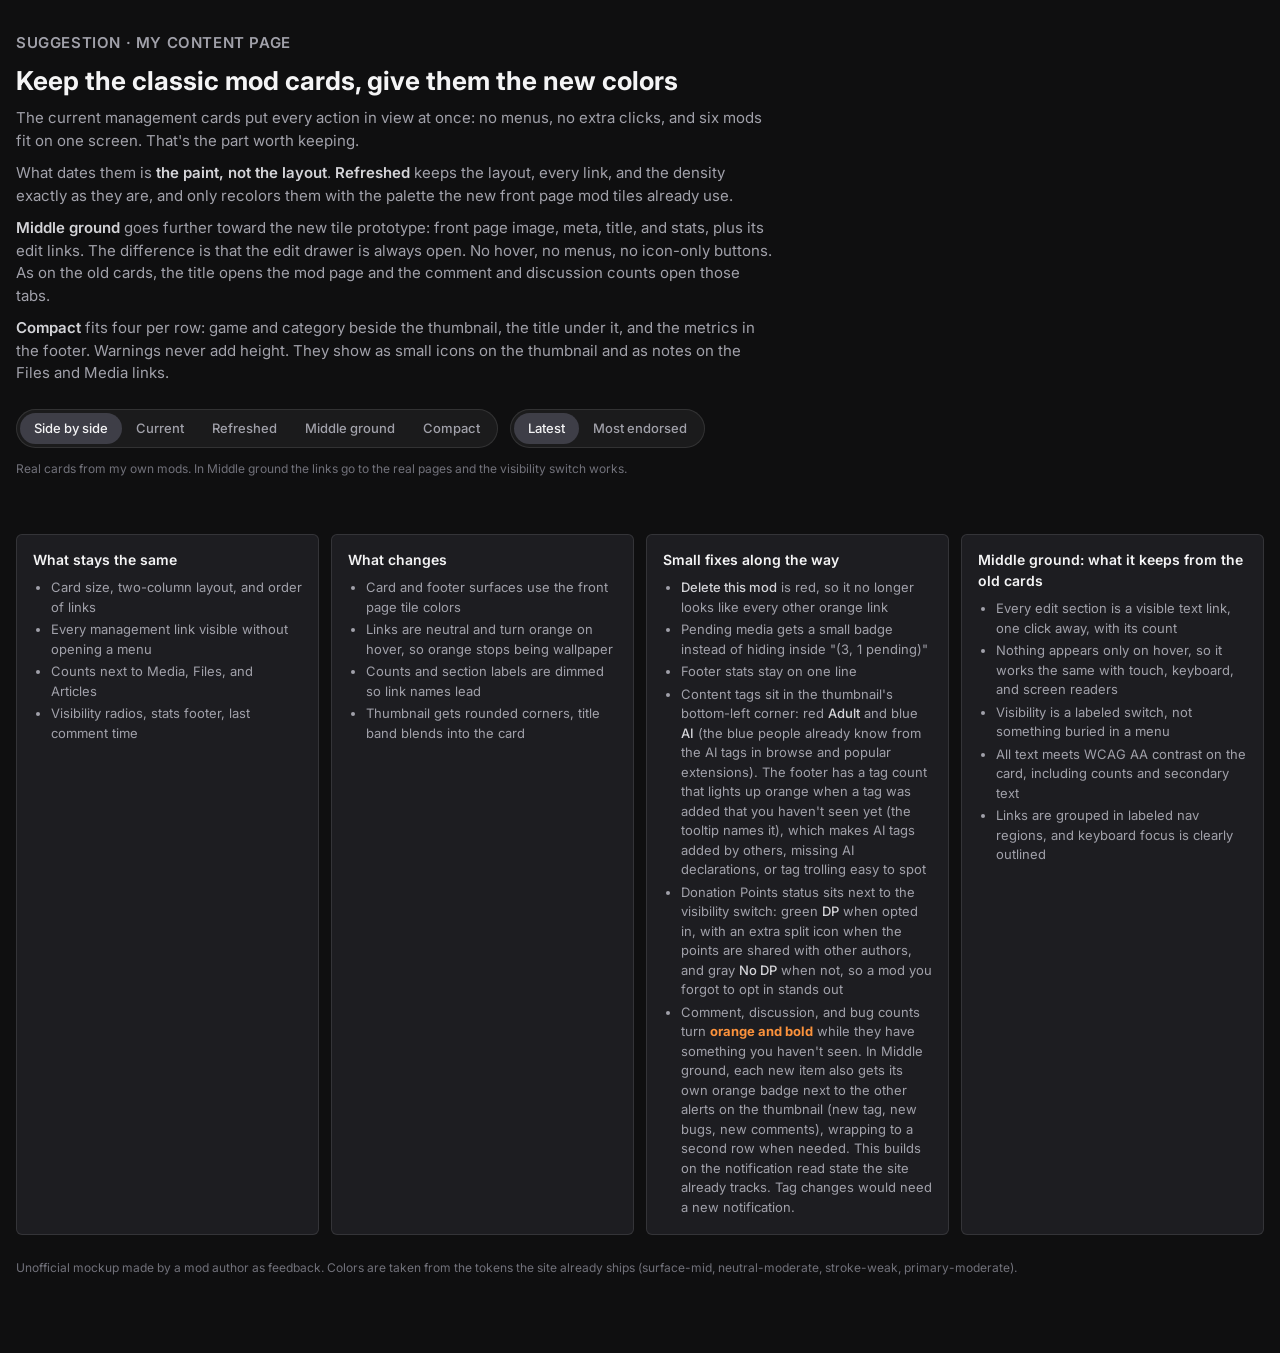
<file: template.html>
<!doctype html>
<html lang="en">
<head>
<meta charset="utf-8">
<meta name="viewport" content="width=device-width, initial-scale=1">
<title>My Content cards refresh</title>
<link rel="preconnect" href="https://fonts.googleapis.com">
<link href="https://fonts.googleapis.com/css2?family=Inter:wght@400;500;600;700&display=swap" rel="stylesheet">
<style>
:root{
  --zinc-100:#f4f4f5;--zinc-300:#d4d4d8;--zinc-400:#a1a1aa;--zinc-500:#71717a;--zinc-700:#3e3e47;
  --zinc-800:#29292e;--zinc-900:#1d1d21;--zinc-950:#0f0f10;
  --orange:#fb923c;--old-orange:#d98f40;--danger:#f87171;
  --stroke-weak:#ffffff1a;--stroke-subdued:#ffffff33;
}
*{box-sizing:border-box}
html,body{margin:0}
body{background:var(--zinc-950);color:var(--zinc-300);font:14px/1.5 Inter,system-ui,sans-serif;-webkit-font-smoothing:antialiased}
.wrap{max-width:1360px;margin:0 auto;padding:32px 16px 64px}

/* ---------- intro ---------- */
.intro{max-width:760px;margin-bottom:24px}
.eyebrow{font-size:12px;font-weight:600;color:var(--orange);letter-spacing:.04em;text-transform:uppercase;margin:0 0 6px}
h1{font-size:26px;line-height:1.25;font-weight:700;color:var(--zinc-100);margin:0 0 10px}
.intro p{margin:0 0 10px;color:var(--zinc-400);font-size:15px}
.intro strong{color:var(--zinc-300);font-weight:600}

/* ---------- toggle ---------- */
.bar{display:flex;flex-wrap:wrap;align-items:center;gap:12px;margin:24px 0 16px}
.seg{display:inline-flex;background:#ffffff0d;border:1px solid var(--stroke-weak);border-radius:999px;padding:3px}
.seg button{font:inherit;font-size:13px;font-weight:500;color:var(--zinc-400);background:none;border:0;border-radius:999px;padding:6px 14px;cursor:pointer}
.seg button:hover{color:var(--zinc-100)}
.seg button[aria-pressed="true"]{background:var(--zinc-700);color:var(--zinc-100)}
.hint{font-size:12px;color:var(--zinc-500)}

/* ---------- grid ---------- */
.grid{display:grid;grid-template-columns:repeat(auto-fill,minmax(min(100%,380px),1fr));gap:15px;padding:16px;border-radius:6px}
.grid.old{background:#1b1b1e}
.grid.new{background:var(--zinc-950);padding-left:0;padding-right:0}
.compare{display:grid;gap:28px}
.pair{display:grid;grid-template-columns:repeat(auto-fit,minmax(min(100%,380px),1fr));gap:16px}
.pair .label{font-size:12px;font-weight:600;color:var(--zinc-500);margin:0 0 6px}
.pair .col.old-bg{background:#1b1b1e;padding:10px;border-radius:6px}

/* ---------- shared card skeleton ---------- */
.card{display:flex;flex-direction:column;min-width:0}
.head{display:flex;align-items:center;gap:10px}
.head img{width:88px;height:50px;object-fit:cover;flex:none;display:block}
.ttl{min-width:0}
.ttl h3{margin:0;white-space:nowrap;overflow:hidden;text-overflow:ellipsis}
.ttl a{text-decoration:none}
.body{display:grid;grid-template-columns:1fr 1fr;gap:0 12px;flex:1}
.body h4{margin:0}
.body ul{list-style:none;margin:0;padding:0}
.radio{display:flex;align-items:center;gap:6px}
.radio input{margin:0}
.stats{display:flex;flex-wrap:wrap;align-items:center}
.stats span{display:inline-flex;align-items:center;gap:5px;white-space:nowrap}
.stats svg{width:14px;height:14px;fill:currentColor;flex:none}
a{cursor:pointer}

/* ---------- CURRENT (as live today) ---------- */
.old .card{background:#232326}
.old .head{background:#141416;height:50px;gap:12px}
.old .ttl h3{font-size:15px;font-weight:600;line-height:19px}
.old .ttl h3 a{color:var(--old-orange)}
.old .cat{font-size:11px;color:#ddd}
.old .cat i{font-size:11px}
.old .cat a{color:var(--old-orange)}
.old .body{padding:10px 15px 14px}
.old .body h4{font-size:14px;font-weight:700;color:#e1e1e1;margin-bottom:4px}
.old .body li{font-size:14px;line-height:22px;color:#ddd;padding-left:10px;position:relative}
.old .links li::before{content:"›";position:absolute;left:0;top:-1px;color:#ddd;font-weight:700}
.old .body li a{color:var(--old-orange)}
.old .radio{padding-left:0!important}
.old .radio label{color:#ddd}
.old .other{margin-top:10px}
.old .pending-tag,.old .pending-new{display:none}
.old .foot{background:#1a1a1c;padding:10px;font-size:11px;color:#8e8e8e;margin-top:auto}
.old .stats{gap:6px 20px}
.old .stats a{color:#8e8e8e;text-decoration:none}
.old .last{display:block;margin-top:12px;font-size:10px;color:#ddd}

/* ---------- REFRESHED ---------- */
.new .card{background:var(--zinc-800);border-radius:4px;overflow:hidden}
.new .head{padding:12px 12px 10px;border-bottom:1px solid var(--stroke-weak);gap:12px}
.new .head img{border-radius:4px;background:#ffffff0d}
.new .ttl h3{font-size:15px;font-weight:600;line-height:1.3;margin-bottom:3px}
.new .ttl h3 a{color:var(--zinc-100)}
.new .ttl h3 a:hover{color:var(--orange)}
.new .cat{font-size:12px;color:var(--zinc-400)}
.new .cat i{font-style:normal}
.new .cat a{color:var(--zinc-400);text-decoration:none}
.new .cat a:hover{color:var(--zinc-300);text-decoration:underline}
.new .body{padding:12px 12px 14px}
.new .body h4{font-size:12px;font-weight:600;letter-spacing:.02em;color:var(--zinc-400);margin-bottom:6px}
.new .body li{font-size:13px;line-height:1.75;color:var(--zinc-400)}
.new .body li a{color:var(--zinc-300);text-decoration:none}
.new .body li a:hover{color:var(--orange);text-decoration:underline;text-underline-offset:2px}
.new .radio input{accent-color:var(--orange)}
.new .radio label{color:var(--zinc-300);font-size:13px}
.new .radio input:not(:checked)+label{color:var(--zinc-400)}
.new .other{margin-top:14px}
.new a.delete{color:var(--danger)!important}
.new a.delete:hover{color:#fca5a5!important;text-decoration:underline!important;text-underline-offset:2px}
.new .pending-tag{display:inline-block;margin-left:6px;font-size:11px;font-weight:500;line-height:1;padding:3px 6px;border-radius:999px;background:#fb923c26;color:var(--orange);vertical-align:1px}
.new .pending-src{display:none}
.new .foot{background:#ffffff0d;border-top:1px solid var(--stroke-weak);padding:8px 12px;font-size:12px;color:var(--zinc-400);margin-top:auto}
.new .stats{gap:4px 14px}
.new .stats svg{fill:var(--zinc-400)}
.new .stats a{color:var(--zinc-400);text-decoration:none}
.new .stats a:hover{color:var(--zinc-300);text-decoration:underline}
.new .last{display:block;margin-top:6px;font-size:11px;color:var(--zinc-400)}

/* ---------- MIDDLE GROUND (prototype direction, nothing hidden) ---------- */
.hy{display:flex;flex-direction:column;background:var(--zinc-800);border-radius:6px;overflow:hidden;min-width:0}
.hy .shot{position:relative;aspect-ratio:16/9;background:#ffffff0d;overflow:hidden}
.hy .shot img{width:100%;height:100%;object-fit:contain;display:block;transition:opacity .2s,filter .2s}
.hy.is-hidden .shot img{opacity:.45;filter:grayscale(1)}
.hy.is-hidden h3 a{color:var(--zinc-400)}
.hy .tags{position:absolute;left:6px;bottom:6px;z-index:1;display:flex;gap:4px}
.hy .tag{font-size:11px;font-weight:700;line-height:1;letter-spacing:.02em;padding:4px 7px;border-radius:4px;color:#fff}
.hy .tag.adult{background:#18181be6;color:#f87171;box-shadow:inset 0 0 0 1px #f8717166}
.hy .tag.ai{background:rgb(98,191,248);color:rgb(12,42,61)}
.hy .tag.plus{background:var(--orange);color:#1d1d21}
.hy .cpfoot .st a.new,.hy .cpfoot .st a.new svg{color:var(--orange);fill:var(--orange);font-weight:700}
.hy .cpfoot .st a.new:hover,.hy .cpfoot .st a.new:hover svg{color:#fdba74;fill:#fdba74}
.cp .tags{left:4px;bottom:4px;gap:3px}
.cp .tag{font-size:10px;padding:3px 5px}
.hy .dp{display:inline-flex;align-items:center;gap:4px;margin-left:14px;font-size:13px;font-weight:600;color:#27ae60;white-space:nowrap}
.hy .dp svg{width:15px;height:15px;fill:currentColor}
.hy .dp svg + svg{margin-left:-2px}
.hy .dp.split{color:color-mix(in srgb,#27ae60 80%,#a1a1aa)}
.hy .dp.none{color:var(--zinc-400);font-weight:400}
.hy .cprow{justify-content:flex-start}
.hy .cpfoot .st{justify-content:space-between}
.hy .cprow .del{margin-left:auto}
.hy .hidmark{display:none;position:absolute;inset:0;align-items:center;justify-content:center;pointer-events:none}
.hy.is-hidden .hidmark{display:flex}
.hy .hidmark span{display:inline-flex;align-items:center;gap:8px;padding:8px 14px;border-radius:8px;background:#000000b3;color:var(--zinc-100);font-size:14px;font-weight:600}
.hy .hidmark svg{width:18px;height:18px;fill:currentColor}
.hy .badges{position:absolute;left:0;right:0;top:0;min-height:60px;padding:8px 8px 20px;display:flex;align-items:flex-start;align-content:flex-start;gap:6px;flex-wrap:wrap;background:linear-gradient(to bottom,#000000b3 0%,#000000b3 calc(100% - 28px),#00000000 100%);pointer-events:none}
.hy .badges a.badge{pointer-events:auto;text-decoration:none}
.hy .badges a.badge.warn:hover{background:#3a2412}
.hy .badge{font-size:12px;font-weight:600;line-height:1;padding:5px 8px;border-radius:999px;background:#000000cc;color:var(--zinc-100);display:inline-flex;align-items:center;gap:5px}
.hy .badge.warn{background:#2b1a0e;color:var(--orange);box-shadow:inset 0 0 0 1px #fb923c66}
.hy .badge svg{width:13px;height:13px;fill:currentColor}
.hy .badge.bad{background:#2a1213;color:var(--danger);box-shadow:inset 0 0 0 1px #f8717166;pointer-events:auto;text-decoration:none}
.hy .badge.bad:hover{background:#3a1718}
.hy .acts .quar{color:var(--danger);font-size:12px;margin-left:6px}
.hy .info{padding:12px 14px 10px}
.hy .meta{font-size:13px;color:var(--zinc-400);display:flex;flex-wrap:wrap;align-items:center;gap:4px 8px}
.hy .meta a{color:var(--zinc-400);text-decoration:underline;text-underline-offset:2px}
.hy .meta a:hover{color:var(--zinc-100)}
.hy .dot{width:3px;height:3px;border-radius:50%;background:var(--zinc-500);flex:none}
.hy h3{margin:6px 0 8px;font-size:16px;line-height:1.3;font-weight:600}
.hy h3 a{color:var(--zinc-100);text-decoration:none}
.hy h3 a:hover{text-decoration:underline;text-underline-offset:3px}
.hy .st{display:flex;flex-wrap:wrap;align-items:center;gap:4px 8px;font-size:13px;color:var(--zinc-400)}
.hy .st span{display:inline-flex;align-items:center;gap:4px;white-space:nowrap}
.hy .st svg{width:15px;height:15px;fill:var(--zinc-400);flex:none}
.hy .acts{margin:0 14px;padding:8px 0 10px;border-top:1px solid var(--stroke-weak)}
.hy .acts nav{display:flex;flex-direction:column;align-items:flex-start;font-size:14px;line-height:1.75}
.hy .st a{display:inline-flex;align-items:center;gap:4px;color:var(--zinc-400);text-decoration:none}
.hy .st a:hover{color:var(--zinc-100);text-decoration:underline;text-underline-offset:2px}
.hy .st a:hover svg{fill:var(--zinc-100)}
.hy .acts a{color:var(--zinc-300);text-decoration:none;white-space:nowrap}
.hy .acts a:hover{color:var(--orange);text-decoration:underline;text-underline-offset:2px}
.hy .acts .n{color:var(--zinc-400);font-size:12px;margin-left:3px}
.hy .acts .pend{color:var(--orange);font-size:12px;margin-left:3px}
.hy .bottom{margin-top:auto;display:flex;align-items:center;justify-content:space-between;gap:12px;padding:8px 14px;background:#ffffff0d;border-top:1px solid var(--stroke-weak);font-size:13px}
.hy .sw{display:inline-flex;align-items:center;gap:8px;background:none;border:0;padding:2px 0;font:inherit;color:var(--zinc-300);cursor:pointer}
.hy .sw .trk{width:30px;height:18px;border-radius:999px;background:var(--zinc-700);position:relative;transition:background .15s;flex:none}
.hy .sw .trk::after{content:"";position:absolute;top:3px;left:3px;width:12px;height:12px;border-radius:50%;background:var(--zinc-300);transition:transform .15s}
.hy .sw[aria-checked="true"] .trk{background:var(--orange)}
.hy .sw[aria-checked="true"] .trk::after{transform:translateX(12px);background:#1d1d21}
.hy .last{color:var(--zinc-400);font-size:12px;margin-left:auto}
.hy .del{display:inline-flex;align-items:center;gap:5px;background:none;border:0;border-radius:4px;padding:3px 8px;margin-right:-8px;font:inherit;font-size:13px;font-weight:500;color:var(--danger);cursor:pointer}
.hy .del svg{width:15px;height:15px;fill:currentColor}
.hy .del:hover{background:#f8717126;color:#fca5a5}
.grid.hyg{background:var(--zinc-950);padding-left:0;padding-right:0;grid-template-columns:repeat(auto-fill,minmax(min(100%,260px),1fr))}
.pair.three{grid-template-columns:repeat(auto-fit,minmax(min(100%,300px),1fr));align-items:start}

/* ---------- COMPACT, formerly Stacked (title under thumbnail, flags on thumbnail, metrics in footer) ---------- */
.sk .skhead{display:flex;gap:12px;padding:12px 14px 8px}
.sk .shot{position:relative}
.sk .side{display:flex;flex-direction:column;min-width:0;flex:1;font-size:13px;color:var(--zinc-400);line-height:1.35}
.sk .skcat{color:var(--zinc-400);text-decoration:underline;text-underline-offset:2px;display:-webkit-box;-webkit-line-clamp:2;-webkit-box-orient:vertical;overflow:hidden;margin-top:2px}
.sk .skcat:hover{color:var(--zinc-100)}
.sk .flags{position:absolute;top:4px;right:4px;display:flex;gap:4px}
.sk .flag{width:22px;height:22px;border-radius:50%;display:grid;place-items:center}
.sk .flag svg{width:13px;height:13px;fill:currentColor}
.sk .flag.bad{background:#2a1213;color:var(--danger);box-shadow:inset 0 0 0 1px #f8717199}
.sk .flag.warn{background:#2b1a0e;color:var(--orange);box-shadow:inset 0 0 0 1px #fb923c99}
.cp.sk h3{margin:0 14px 8px;font-size:15px;line-height:1.3;white-space:nowrap;overflow:hidden;text-overflow:ellipsis;display:block}
@media (min-width:1100px){.pair.three{grid-template-columns:minmax(0,470px) minmax(0,320px) minmax(0,320px);justify-content:center}}

/* ---------- COMPACT (small thumbnail, metrics in the footer) ---------- */
.cp .cphead{display:flex;align-items:flex-start;gap:12px;padding:12px 14px 10px}
.cp .shot{display:block;width:120px;flex:none;border-radius:4px}
.cp .hidmark span{padding:6px;border-radius:50%}
.cp .hidmark svg{width:18px;height:18px}
.cp .cpttl{min-width:0;flex:1}
.cp .meta{flex-wrap:nowrap;white-space:nowrap;min-width:0}
.cp .meta a{overflow:hidden;text-overflow:ellipsis;min-width:0}
.cp h3{margin:4px 0 0;font-size:15px;display:-webkit-box;-webkit-line-clamp:3;-webkit-box-orient:vertical;overflow:hidden}
.cp .alerts{display:flex;flex-wrap:wrap;gap:6px;padding:0 14px}
.cp .alerts > *{margin-bottom:10px}
.cp .badge.hidc{display:none;background:#ffffff1a}
.cp.is-hidden .badge.hidc{display:inline-flex}
.hy .cpfoot{margin-top:auto;background:#ffffff0d;border-top:1px solid var(--stroke-weak);padding:8px 14px}
.hy .cprow{display:flex;align-items:center;justify-content:space-between;gap:10px;margin-top:8px;padding-top:8px;border-top:1px solid var(--stroke-weak);font-size:13px}
.hy .cprow .last{display:inline-flex;align-items:center;gap:4px;margin-left:0;color:var(--zinc-400);font-size:12px;text-decoration:none;white-space:nowrap}
.hy .cprow .last svg{width:13px;height:13px;fill:currentColor}
.hy .cprow .last:hover{color:var(--zinc-100);text-decoration:underline;text-underline-offset:2px}
.hy .info{padding-bottom:4px}
:where(a,button,input):focus-visible{outline:2px solid var(--orange);outline-offset:2px;border-radius:3px}

/* ---------- notes ---------- */
.notes{margin-top:40px;display:grid;grid-template-columns:repeat(auto-fit,minmax(min(100%,300px),1fr));gap:12px}
.note{background:var(--zinc-900);border:1px solid var(--stroke-weak);border-radius:6px;padding:14px 16px}
.note h2{font-size:14px;font-weight:600;color:var(--zinc-100);margin:0 0 8px}
.note ul{margin:0;padding-left:18px;color:var(--zinc-400);font-size:13px}
.note li{margin:3px 0}
.small{margin-top:24px;font-size:12px;color:var(--zinc-500)}
[hidden]{display:none!important}
.sr-only{position:absolute;width:1px;height:1px;padding:0;margin:-1px;overflow:hidden;clip:rect(0,0,0,0);white-space:nowrap;border:0}
@media (max-width:420px){.body{grid-template-columns:1fr}.body>div+div{margin-top:12px}}
</style>
</head>
<body>
<div class="wrap">

  <header class="intro">
    <p class="eyebrow">Suggestion · My Content page</p>
    <h1>Keep the classic mod cards, give them the new colors</h1>
    <p>The current management cards put every action in view at once: no menus, no extra clicks, and six mods fit on one screen. That's the part worth keeping.</p>
    <p>What dates them is <strong>the paint, not the layout</strong>. <strong>Refreshed</strong> keeps the layout, every link, and the density exactly as they are, and only recolors them with the palette the new front page mod tiles already use.</p>
    <p><strong>Middle ground</strong> goes further toward the new tile prototype: front page image, meta, title, and stats, plus its edit links. The difference is that the edit drawer is always open. No hover, no menus, no icon-only buttons. As on the old cards, the title opens the mod page and the comment and discussion counts open those tabs.</p>
    <p><strong>Compact</strong> fits four per row: game and category beside the thumbnail, the title under it, and the metrics in the footer. Warnings never add height. They show as small icons on the thumbnail and as notes on the Files and Media links.</p>
  </header>

  <div class="bar">
    <div class="seg" role="group" aria-label="View" data-kind="view">
      <button type="button" data-view="compare" aria-pressed="true">Side by side</button>
      <button type="button" data-view="old" aria-pressed="false">Current</button>
      <button type="button" data-view="new" aria-pressed="false">Refreshed</button>
      <button type="button" data-view="hy" aria-pressed="false">Middle ground</button>
      <button type="button" data-view="sk" aria-pressed="false">Compact</button>
    </div>
    <div class="seg" role="group" aria-label="Which mods" data-kind="set">
      <button type="button" data-set="latest" aria-pressed="true">Latest</button>
      <button type="button" data-set="endorsed" aria-pressed="false">Most endorsed</button>
    </div>
    <span class="hint">Real cards from my own mods. In Middle ground the links go to the real pages and the visibility switch works.</span>
  </div>

  <section id="v-compare" class="compare"></section>
  <section id="v-hy" class="grid hyg" hidden></section>
  <section id="v-sk" class="grid hyg" hidden></section>
  <section id="v-new" class="grid new" hidden></section>
  <section id="v-old" class="grid old" hidden></section>

  <section class="notes">
    <div class="note">
      <h2>What stays the same</h2>
      <ul>
        <li>Card size, two-column layout, and order of links</li>
        <li>Every management link visible without opening a menu</li>
        <li>Counts next to Media, Files, and Articles</li>
        <li>Visibility radios, stats footer, last comment time</li>
      </ul>
    </div>
    <div class="note">
      <h2>What changes</h2>
      <ul>
        <li>Card and footer surfaces use the front page tile colors</li>
        <li>Links are neutral and turn orange on hover, so orange stops being wallpaper</li>
        <li>Counts and section labels are dimmed so link names lead</li>
        <li>Thumbnail gets rounded corners, title band blends into the card</li>
      </ul>
    </div>
    <div class="note">
      <h2>Small fixes along the way</h2>
      <ul>
        <li><strong style="color:var(--zinc-300);font-weight:500">Delete this mod</strong> is red, so it no longer looks like every other orange link</li>
        <li>Pending media gets a small badge instead of hiding inside "(3, 1 pending)"</li>
        <li>Footer stats stay on one line</li>
        <li>Content tags sit in the thumbnail's bottom-left corner: red <strong style="color:var(--zinc-300);font-weight:500">Adult</strong> and blue <strong style="color:var(--zinc-300);font-weight:500">AI</strong> (the blue people already know from the AI tags in browse and popular extensions). The footer has a tag count that lights up orange when a tag was added that you haven't seen yet (the tooltip names it), which makes AI tags added by others, missing AI declarations, or tag trolling easy to spot</li>
        <li>Donation Points status sits next to the visibility switch: green <strong style="color:var(--zinc-300);font-weight:500">DP</strong> when opted in, with an extra split icon when the points are shared with other authors, and gray <strong style="color:var(--zinc-300);font-weight:500">No DP</strong> when not, so a mod you forgot to opt in stands out</li>
        <li>Comment, discussion, and bug counts turn <strong style="color:var(--orange);font-weight:700">orange and bold</strong> while they have something you haven't seen. In Middle ground, each new item also gets its own orange badge next to the other alerts on the thumbnail (new tag, new bugs, new comments), wrapping to a second row when needed. This builds on the notification read state the site already tracks. Tag changes would need a new notification.</li>
      </ul>
    </div>
    <div class="note">
      <h2>Middle ground: what it keeps from the old cards</h2>
      <ul>
        <li>Every edit section is a visible text link, one click away, with its count</li>
        <li>Nothing appears only on hover, so it works the same with touch, keyboard, and screen readers</li>
        <li>Visibility is a labeled switch, not something buried in a menu</li>
        <li>All text meets WCAG AA contrast on the card, including counts and secondary text</li>
        <li>Links are grouped in labeled nav regions, and keyboard focus is clearly outlined</li>
      </ul>
    </div>
  </section>

  <p class="small">Unofficial mockup made by a mod author as feedback. Colors are taken from the tokens the site already ships (surface-mid, neutral-moderate, stroke-weak, primary-moderate).</p>
</div>

<script>
const SETS = __SETS__;
// Demo decorations below run once over every set; then the page shows one set at a time.
let CARDS = [...SETS.latest, ...(SETS.endorsed || [])];
// Demo only: show one card in its hidden state so the treatment is visible without clicking.
const DEMO_HIDDEN = 'Double Feature - eXoPatch';
CARDS.forEach(c => { if (c.title === DEMO_HIDDEN) c.hidden = true; });
// Demo only: quarantined files (not in the saved page data).
const DEMO_QUARANTINE = {'Looks Menu Scrollbar': 2, 'A StoryWealth - Assorted Patches': 1, 'Looks Menu Face Categories - Extended Facial Sculpting Support': 1};
CARDS.forEach(c => { if (DEMO_QUARANTINE[c.title]) c.quarantined = DEMO_QUARANTINE[c.title]; });
// Demo only: open bug report counts (not in the saved page data).
const DEMO_BUGS = [0, 1, 2, 3, 0, 4, 0, 1, 0, 2, 5, 1, 3, 7, 2, 4, 12, 0, 9, 6,
  14, 9, 3, 2, 11, 21, 6, 4, 8, 13, 5, 3, 7, 2, 1, 6, 0, 2, 9, 0];
CARDS.forEach((c, i) => { c.bugs = DEMO_BUGS[i] || 0; });
// Demo only: content tags.
const DEMO_ADULT = ['Commonwealth Pizza - Delayed Start'];
const DEMO_AI = ['Legendary Rearmed', 'Ammo Has Weight - in All Difficulties', 'Ketaros World - Proper Shelving'];
const DEMO_TAG_COUNTS = [6, 4, 5, 7, 5, 6, 3, 8, 4, 9, 11, 7, 10, 12, 9, 10, 14, 6, 13, 11,
  18, 16, 12, 9, 15, 21, 13, 11, 10, 17, 12, 8, 14, 7, 9, 13, 6, 8, 15, 7];
const DEMO_DP_SPLIT = ['Tales from the Commonwealth - eXoPatch', 'Double Feature - eXoPatch', 'Looks Menu Scrollbar'];
const DEMO_NO_DP = ['Commonwealth Pizza - Delayed Start', 'Standalone Nuka-Cola Manufacturing Workstation - eXoPatch'];
CARDS.forEach(c => { c.tags = [...(DEMO_ADULT.includes(c.title) ? ['adult'] : []), ...(DEMO_AI.includes(c.title) ? ['ai'] : [])]; });
// Demo only: things the author hasn't viewed yet.
CARDS.forEach((c, i) => { c.tagCount = DEMO_TAG_COUNTS[i] || 0; c.dp = DEMO_NO_DP.includes(c.title) ? false : (DEMO_DP_SPLIT.includes(c.title) ? 'split' : true); });
const DEMO_UNSEEN = {
  'ELFX - PreVis PreCombine Patch': {comments: 12, bugs: 2},
  'Legendary Rearmed': {tag: {name: 'AI', when: '5 hours ago'}},
  'Fourville - eXoPatch': {comments: 3},
  'Commonwealth Pizza - Delayed Start': {comments: 1, tag: {name: 'Adult', when: '3 hours ago'}},
  'Ammo Has Weight - in All Difficulties': {tag: {name: 'AI', when: '2 days ago'}},
  'Looks Menu Face Categories - Extended Facial Sculpting Support': {bugs: 1},
  'Looks Menu Scrollbar': {comments: 2, bugs: 1},
  'Double Feature - eXoPatch': {disc: 1}
};
CARDS.forEach(c => { c.unseen = DEMO_UNSEEN[c.title] || {}; });
if (!CARDS.some(c => c.title === 'Double Feature - eXoPatch' && parseInt(c.disc, 10) > 0)) {
  CARDS.forEach(c => { if (c.title === 'Double Feature - eXoPatch') c.disc = '1 Discussions'; });
}
let SET = 'latest';
CARDS = SETS[SET];


const ICON = {
  endorse: 'M23,10C23,8.89 22.1,8 21,8H14.68L15.64,3.43C15.66,3.33 15.67,3.22 15.67,3.11C15.67,2.7 15.5,2.32 15.23,2.05L14.17,1L7.59,7.58C7.22,7.95 7,8.45 7,9V19A2,2 0 0,0 9,21H18C18.83,21 19.54,20.5 19.84,19.78L22.86,12.73C22.95,12.5 23,12.26 23,12V10M1,21H5V9H1V21Z',
  download: 'M5,20H19V18H5M19,9H15V3H9V9H5L12,16L19,9Z',
  comment: 'M9,22A1,1 0 0,1 8,21V18H4A2,2 0 0,1 2,16V4C2,2.89 2.9,2 4,2H20A2,2 0 0,1 22,4V16A2,2 0 0,1 20,18H13.9L10.2,21.71C10,21.9 9.75,22 9.5,22H9Z'
};
const esc = s => String(s).replace(/[&<>"]/g, c => ({'&':'&amp;','<':'&lt;','>':'&gt;','"':'&quot;'}[c]));
const svg = k => `<svg viewBox="0 0 24 24" aria-hidden="true"><path d="${ICON[k]}"/></svg>`;
let uid = 0;

function linkItem([name, count]) {
  const m = /^\((\d+), (\d+) pending\)$/.exec(count || '');
  if (m) {
    return `<li><a>${esc(name)}</a> <span class="pending-src">${esc(count)}</span><span class="pending-new">(${m[1]})</span><span class="pending-tag">${m[2]} pending</span></li>`;
  }
  return `<li><a>${esc(name)}</a>${count ? ' ' + esc(count) : ''}</li>`;
}

function card(c) {
  const id = 'r' + (uid++);
  return `<article class="card">
    <div class="head">
      <img src="${esc(c.img)}" alt="" width="88" height="50">
      <div class="ttl">
        <h3><a title="${esc(c.title)}">${esc(c.title)}</a></h3>
        <div class="cat"><i>${esc(c.game)}</i> | <a>${esc(c.cat)}</a></div>
      </div>
    </div>
    <div class="body">
      <div>
        <h4>Manage mod</h4>
        <ul class="links">${c.links.map(linkItem).join('')}</ul>
      </div>
      <div>
        <h4>Mod status</h4>
        <ul>
          <li class="radio"><input type="radio" name="${id}" id="${id}v" ${c.hidden ? '' : 'checked'}><label for="${id}v">Visible</label></li>
          <li class="radio"><input type="radio" name="${id}" id="${id}h" ${c.hidden ? 'checked' : ''}><label for="${id}h">Hidden</label></li>
        </ul>
        <h4 class="other">Other</h4>
        <ul class="links"><li><a class="delete">Delete this mod</a></li></ul>
      </div>
    </div>
    <div class="foot">
      <div class="stats">
        <span title="Endorsements">${svg('endorse')}${esc(c.endorse)}</span>
        <span title="Downloads (unique/total)">${svg('download')}${esc(c.dl)}</span>
        <span>${svg('comment')}<a>${esc(c.comments)}</a></span>
        <span>${svg('comment')}<a>${esc(c.disc)}</a></span>
      </div>
      <small class="last">Last comment at : ${esc(c.last)}</small>
    </div>
  </article>`;
}

const ICON2 = {
  clock: 'M12,20A8,8 0 0,0 20,12A8,8 0 0,0 12,4A8,8 0 0,0 4,12A8,8 0 0,0 12,20M12,2A10,10 0 0,1 22,12A10,10 0 0,1 12,22C6.47,22 2,17.5 2,12A10,10 0 0,1 12,2M12.5,7V12.25L17,14.92L16.25,16.15L11,13V7H12.5Z',
  trash: 'M19,4H15.5L14.5,3H9.5L8.5,4H5V6H19M6,19A2,2 0 0,0 8,21H16A2,2 0 0,0 18,19V7H6V19Z',
  eyeOff: 'M11.83,9L15,12.16C15,12.11 15,12.05 15,12A3,3 0 0,0 12,9C11.94,9 11.89,9 11.83,9M7.53,9.8L9.08,11.35C9.03,11.56 9,11.77 9,12A3,3 0 0,0 12,15C12.22,15 12.44,14.97 12.65,14.92L14.2,16.47C13.53,16.8 12.79,17 12,17A5,5 0 0,1 7,12C7,11.21 7.2,10.47 7.53,9.8M2,4.27L4.28,6.55L4.73,7C3.08,8.3 1.78,10 1,12C2.73,16.39 7,19.5 12,19.5C13.55,19.5 15.03,19.2 16.38,18.66L16.81,19.08L19.73,22L21,20.73L3.27,3M12,7A5,5 0 0,1 17,12C17,12.64 16.87,13.26 16.64,13.82L19.57,16.75C21.07,15.5 22.27,13.86 23,12C21.27,7.61 17,4.5 12,4.5C10.6,4.5 9.26,4.75 8,5.2L10.17,7.35C10.74,7.13 11.35,7 12,7Z',
  bug: 'M14,12H10V10H14M14,16H10V14H14M20,8H17.19C16.74,7.22 16.12,6.55 15.37,6.04L17,4.41L15.59,3L13.42,5.17C12.96,5.06 12.5,5 12,5C11.5,5 11.04,5.06 10.59,5.17L8.41,3L7,4.41L8.62,6.04C7.88,6.55 7.26,7.22 6.81,8H4V10H6.09C6.04,10.33 6,10.66 6,11V12H4V14H6V15C6,15.34 6.04,15.67 6.09,16H4V18H6.81C7.85,19.79 9.78,21 12,21C14.22,21 16.15,19.79 17.19,18H20V16H17.91C17.96,15.67 18,15.34 18,15V14H20V12H18V11C18,10.66 17.96,10.33 17.91,10H20V8Z',
  tag: 'M5.5,7A1.5,1.5 0 0,1 4,5.5A1.5,1.5 0 0,1 5.5,4A1.5,1.5 0 0,1 7,5.5A1.5,1.5 0 0,1 5.5,7M21.41,11.58L12.41,2.58C12.05,2.22 11.55,2 11,2H4C2.89,2 2,2.89 2,4V11C2,11.55 2.22,12.05 2.59,12.41L11.58,21.41C11.95,21.77 12.45,22 13,22C13.55,22 14.05,21.77 14.41,21.41L21.41,14.41C21.78,14.05 22,13.55 22,13C22,12.44 21.77,11.94 21.41,11.58Z',
  split: 'M14,4L16.29,6.29L13.41,9.17L14.83,10.59L17.71,7.71L20,10V4M10,4H4V10L6.29,7.71L11,12.41V20H13V11.59L7.71,6.29',
  coin: 'M12,2A10,10 0 0,0 2,12A10,10 0 0,0 12,22A10,10 0 0,0 22,12A10,10 0 0,0 12,2M13,17V19H11V17C9.35,16.7 8,15.62 8,14H10C10,14.55 10.9,15.25 12,15.25C13.1,15.25 14,14.55 14,14C14,13.45 13.1,12.75 12,12.75C9.8,12.75 8,11.55 8,10C8,8.45 9.35,7.3 11,7V5H13V7C14.65,7.3 16,8.45 16,10H14C14,9.45 13.1,8.75 12,8.75C10.9,8.75 10,9.45 10,10C10,10.55 10.9,11.25 12,11.25C14.2,11.25 16,12.45 16,14C16,15.55 14.65,16.7 13,17Z',
  shieldAlert: 'M12,1L3,5V11C3,16.55 6.84,21.74 12,23C17.16,21.74 21,16.55 21,11V5L12,1M11,7H13V13H11V7M11,15H13V17H11V15Z',
  forum: 'M17,12V3A1,1 0 0,0 16,2H3A1,1 0 0,0 2,3V17L6,13H16A1,1 0 0,0 17,12M21,6H19V15H6V17A1,1 0 0,0 7,18H18L22,22V7A1,1 0 0,0 21,6Z',
  image: 'M8.5,13.5L11,16.5L14.5,12L19,18H5M21,19V5C21,3.89 20.1,3 19,3H5A2,2 0 0,0 3,5V19A2,2 0 0,0 5,21H19A2,2 0 0,0 21,19Z'
};
Object.assign(ICON, ICON2);

const SHORT = {'Mod details': 'Details', 'Manage files': 'Files', 'Manage articles': 'Articles'};
const SECTION = {'Mod details': 'general', 'Media': 'media', 'Documentation': 'documents', 'Permissions': 'permissions',
  'Requirements and mirrors': 'requirements', 'Manage files': 'files', 'Manage articles': 'articles'};
const GAME = {'Fallout 4': 'fallout4'};
function urls(c) {
  const id = (/assets\/(\d+)-/.exec(c.img) || [])[1];
  const g = GAME[c.game] || 'fallout4';
  const page = `https://www.nexusmods.com/${g}/mods/${id}`;
  return {page, posts: page + '?tab=posts', forum: page + '?tab=forum', bugs: page + '?tab=bugs', edit: s => `https://www.nexusmods.com/games/${g}/mods/${id}/edit/${s}`};
}
function hyLink([name, count], c) {
  const label = SHORT[name] || name;
  const m = /^\((\d+)(?:, (\d+) pending)?\)$/.exec(count || '');
  const n = m ? `<span class="n">${m[1]}</span>` : '';
  const p = m && m[2] ? `<span class="pend">+${m[2]} pending</span>` : '';
  const q = name === 'Manage files' && c.quarantined ? `<span class="quar">${c.quarantined} quarantined</span>` : '';
  return `<a href="${urls(c).edit(SECTION[name] || 'general')}" target="_blank" rel="noopener">${esc(label)}${n}${p}${q}</a>`;
}

function hybrid(c) {
  const pending = c.links.map(l => /(\d+) pending/.exec(l[1] || '')).find(Boolean);
  const total = (c.dl.split('/')[1] || c.dl);
  const uniq = c.dl.split('/')[0];
  const date = c.last.split(',')[0];
  const nC = parseInt(c.comments, 10), nD = parseInt(c.disc, 10);
  const u = urls(c);
  const nFiles = parseInt(((c.links.find(l => l[0] === 'Manage files') || [])[1] || '').replace(/\D/g, ''), 10) || 0;
  return `<article class="hy${c.hidden ? ' is-hidden' : ''}">
    <div class="shot">
      <img src="${esc(c.img)}" alt="">
      ${(() => {
        const b = (c.quarantined ? `<a class="badge bad" href="${u.edit('files')}" target="_blank" rel="noopener">${svg('shieldAlert')}${c.quarantined} of ${nFiles} files quarantined</a>` : '')
                + (pending ? `<span class="badge warn">${svg('image')}${pending[1]} media pending</span>` : '')
                + newBadges(c, u);
        return b ? `<div class="badges">${b}</div>` : '';
      })()}
      <div class="hidmark"><span>${svg('eyeOff')}Mod page hidden</span></div>
      ${adultTag(c)}
    </div>
    <div class="info">
      <div class="meta"><span>${esc(c.game)}</span><span class="dot" aria-hidden="true"></span><a>${esc(c.cat)}</a></div>
      <h3><a href="${u.page}" target="_blank" rel="noopener">${esc(c.title)}</a></h3>
    </div>
    <div class="acts">
      <nav aria-label="Edit ${esc(c.title)}">${c.links.map(l => hyLink(l, c)).join('')}</nav>
    </div>
    ${footer(c)}
  </article>`;
}

function stacked(c) {
  const pending = c.links.map(l => /(\d+) pending/.exec(l[1] || '')).find(Boolean);
  const total = (c.dl.split('/')[1] || c.dl);
  const uniq = c.dl.split('/')[0];
  const date = c.last.split(',')[0];
  const nC = parseInt(c.comments, 10), nD = parseInt(c.disc, 10);
  const u = urls(c);
  const nFiles = parseInt(((c.links.find(l => l[0] === 'Manage files') || [])[1] || '').replace(/\D/g, ''), 10) || 0;
  const flags = (c.quarantined ? `<span class="flag bad" title="${c.quarantined} of ${nFiles} files quarantined">${svg('shieldAlert')}</span>` : '')
              + (pending ? `<span class="flag warn" title="${pending[1]} media pending">${svg('image')}</span>` : '');
  return `<article class="hy cp sk${c.hidden ? ' is-hidden' : ''}">
    <div class="skhead">
      <a class="shot" href="${u.page}" target="_blank" rel="noopener" tabindex="-1" aria-hidden="true">
        <img src="${esc(c.img)}" alt="">
        <div class="hidmark"><span>${svg('eyeOff')}</span></div>
        ${flags ? `<div class="flags">${flags}</div>` : ''}
        ${adultTag(c)}
      </a>
      <div class="side">
        <span>${esc(c.game)}</span>
        <a class="skcat" title="${esc(c.cat)}">${esc(c.cat)}</a>
      </div>
    </div>
    <h3><a href="${u.page}" target="_blank" rel="noopener" title="${esc(c.title)}">${esc(c.title)}${tagText(c) ? `<span class="sr-only">${esc(tagText(c))}</span>` : ''}</a></h3>
    <div class="acts">
      <nav aria-label="Edit ${esc(c.title)}">${c.links.map(l => hyLink(l, c)).join('')}</nav>
    </div>
    ${footer(c)}
  </article>`;
}

// "Unseen" = has items the author hasn't viewed yet (would come from notification read state).
// Middle ground only: each unseen item as its own badge in the alert row, styled like "media pending".
function newBadges(c, u) {
  const un = c.unseen || {};
  const b = (href, icon, text) => `<a class="badge warn" href="${href}" target="_blank" rel="noopener">${svg(icon)}${esc(text)}</a>`;
  return (un.tag ? b(u.page, 'tag', `New tag: ${un.tag.name}`) : '')
       + (un.bugs ? b(u.bugs, 'bug', pl(un.bugs, 'new bug')) : '')
       + (un.comments ? b(u.posts, 'comment', pl(un.comments, 'new comment')) : '')
       + (un.disc ? b(u.forum, 'forum', pl(un.disc, 'new discussion')) : '');
}
function dpTag(c) {
  if (!c.dp) return `<span class="dp none" title="Not opted in to Donation Points">${svg('coin')}No DP</span>`;
  // Opted in is always green. Split adds a split icon where "No" sits on the not-opted-in label.
  return c.dp === 'split'
    ? `<span class="dp split" title="Opted in to Donation Points, split with other authors">${svg('coin')}${svg('split')}DP</span>`
    : `<span class="dp" title="Opted in to Donation Points">${svg('coin')}DP</span>`;
}
// Content tags shown on the thumbnail. "New tag" appears while a tag change is unseen.
const TAGS = {adult: {label: 'Adult', title: 'Tagged as adult content'}, ai: {label: 'AI', title: 'Tagged as using generative AI'}};
function tagText(c) {
  const list = (c.tags || []).map(t => TAGS[t].title.replace('Tagged as ', ''));
  const n = c.unseen && c.unseen.tag;
  return list.length || n ? ` (${[...list, n ? `${n.name} tag added ${n.when}` : ''].filter(Boolean).join('; ')})` : '';
}
function adultTag(c) {
  const n = c.unseen && c.unseen.tag;
  const pill = t => `<span class="tag ${t}" title="${TAGS[t].title}${n && TAGS[t].label === n.name ? ` · added ${esc(n.when)}` : ''}">${TAGS[t].label}</span>`;
  const pills = (c.tags || []).map(pill).join('');
  return pills ? `<div class="tags">${pills}</div>` : '';
}
// 1234 -> "1.2k", 1250000 -> "1.3M" (same style the site uses for downloads).
function short(v) {
  const n = typeof v === 'number' ? v : parseFloat(String(v).replace(/,/g, ''));
  if (!isFinite(n) || n < 1000) return esc(String(v));
  const [d, s] = n >= 1e6 ? [1e6, 'M'] : [1e3, 'k'];
  return (Math.round(n / d * 10) / 10).toString() + s;
}
const pl = (n, w) => `${n} ${w}${n === 1 ? '' : 's'}`;
const isNew = n => n ? ' class="new"' : '';
const newTxt = (n, sep = ' ·') => n ? `${sep} ${n} new` : '';

// Shared footer for Middle ground and Compact: metrics row, then switch / last comment / delete.
const THIS_YEAR = new Date().getFullYear();
function lastComment(c) {
  const m = /^(\d+) (\w+) (\d{4})/.exec(c.last || '');
  if (!m) return {short: c.last, full: c.last};
  const short = `${parseInt(m[1], 10)} ${m[2]}` + (parseInt(m[3], 10) === THIS_YEAR ? '' : ` ${m[3]}`);
  return {short, full: c.last};
}
function footer(c) {
  const total = (c.dl.split('/')[1] || c.dl);
  const uniq = c.dl.split('/')[0];
  const nC = parseInt(c.comments, 10), nD = parseInt(c.disc, 10);
  const u = urls(c);
  const lc = lastComment(c);
  const un = c.unseen || {};
  return `<div class="cpfoot">
      <div class="st">
        <span title="${esc(c.endorse)} endorsements">${svg('endorse')}${short(c.endorse)}<span class="sr-only"> endorsements</span></span>
        <span title="Downloads: ${esc(uniq)} unique, ${esc(total)} total">${svg('download')}${esc(total)}<span class="sr-only"> downloads</span></span>
        <a href="${u.posts}" target="_blank" rel="noopener"${isNew(un.comments)} title="${pl(nC, 'comment')}${newTxt(un.comments)} · last ${esc(lc.short)}">${svg('comment')}${short(nC)}<span class="sr-only"> comments${newTxt(un.comments, ',')}, last on ${esc(lc.short)}</span></a>
        <a href="${u.forum}" target="_blank" rel="noopener"${isNew(un.disc)} title="${pl(nD, 'discussion')}${newTxt(un.disc)}">${svg('forum')}${short(nD)}<span class="sr-only"> discussions${newTxt(un.disc, ',')}</span></a>
        <a href="${u.bugs}" target="_blank" rel="noopener"${isNew(un.bugs)} title="${pl(c.bugs || 0, 'open bug')}${newTxt(un.bugs)}">${svg('bug')}${short(c.bugs || 0)}<span class="sr-only"> open bug reports${newTxt(un.bugs, ',')}</span></a>
        <a class="tagcount${un.tag ? ' new' : ''}" href="${u.page}" target="_blank" rel="noopener" title="${pl(c.tagCount || 0, 'tag')}${un.tag ? ` · new: ${esc(un.tag.name)}, added ${esc(un.tag.when)}` : ''}">${svg('tag')}${short(c.tagCount || 0)}<span class="sr-only"> tags${un.tag ? `, new: ${esc(un.tag.name)} added ${esc(un.tag.when)}` : ''}</span></a>
      </div>
      <div class="cprow">
        <button type="button" class="sw" role="switch" aria-checked="${c.hidden ? 'false' : 'true'}"><span class="trk" aria-hidden="true"></span>Visible</button>
        ${dpTag(c)}
        <button type="button" class="del" aria-label="Delete ${esc(c.title)}">${svg('trash')}Delete</button>
      </div>
    </div>`;
}

function render() {
document.getElementById('v-sk').innerHTML = CARDS.map(stacked).join('');
document.getElementById('v-new').innerHTML = CARDS.map(card).join('');
document.getElementById('v-old').innerHTML = CARDS.map(card).join('');
document.getElementById('v-hy').innerHTML = CARDS.map(hybrid).join('');
document.getElementById('v-compare').innerHTML = CARDS.slice(0, 4).map(c => `
  <div class="pair three">
    <div class="col old-bg old"><p class="label">Current</p>${card(c)}</div>
    <div class="col"><p class="label">Middle ground</p>${hybrid(c)}</div>
    <div class="col"><p class="label">Compact</p>${stacked(c)}</div>
  </div>`).join('');
}
render();

const setButtons = document.querySelectorAll('.seg[data-kind="set"] button');
function useSet(k) {
  if (!SETS[k]) return;
  SET = k; CARDS = SETS[k];
  setButtons.forEach(b => b.setAttribute('aria-pressed', String(b.dataset.set === k)));
  render();
  try { localStorage.setItem('rf-set', k); } catch (e) {}
}
setButtons.forEach(b => b.addEventListener('click', () => useSet(b.dataset.set)));
try { const k = localStorage.getItem('rf-set'); if (k) useSet(k); } catch (e) {}

document.addEventListener('click', e => {
  const sw = e.target.closest('.hy .sw');
  if (!sw) return;
  const on = sw.getAttribute('aria-checked') !== 'true';
  sw.setAttribute('aria-checked', String(on));
  const card = sw.closest('.hy');
  card.classList.toggle('is-hidden', !on);
});

const buttons = document.querySelectorAll('.seg[data-kind="view"] button');
function show(view) {
  buttons.forEach(b => b.setAttribute('aria-pressed', String(b.dataset.view === view)));
  ['compare', 'new', 'old', 'hy', 'sk'].forEach(v => document.getElementById('v-' + v).hidden = v !== view);
  try { localStorage.setItem('rf-view', view); } catch (e) {}
}
buttons.forEach(b => b.addEventListener('click', () => show(b.dataset.view)));
try { const v = localStorage.getItem('rf-view'); if (v && document.getElementById('v-' + v)) show(v); } catch (e) {}
</script>
</body>
</html>
</file>
